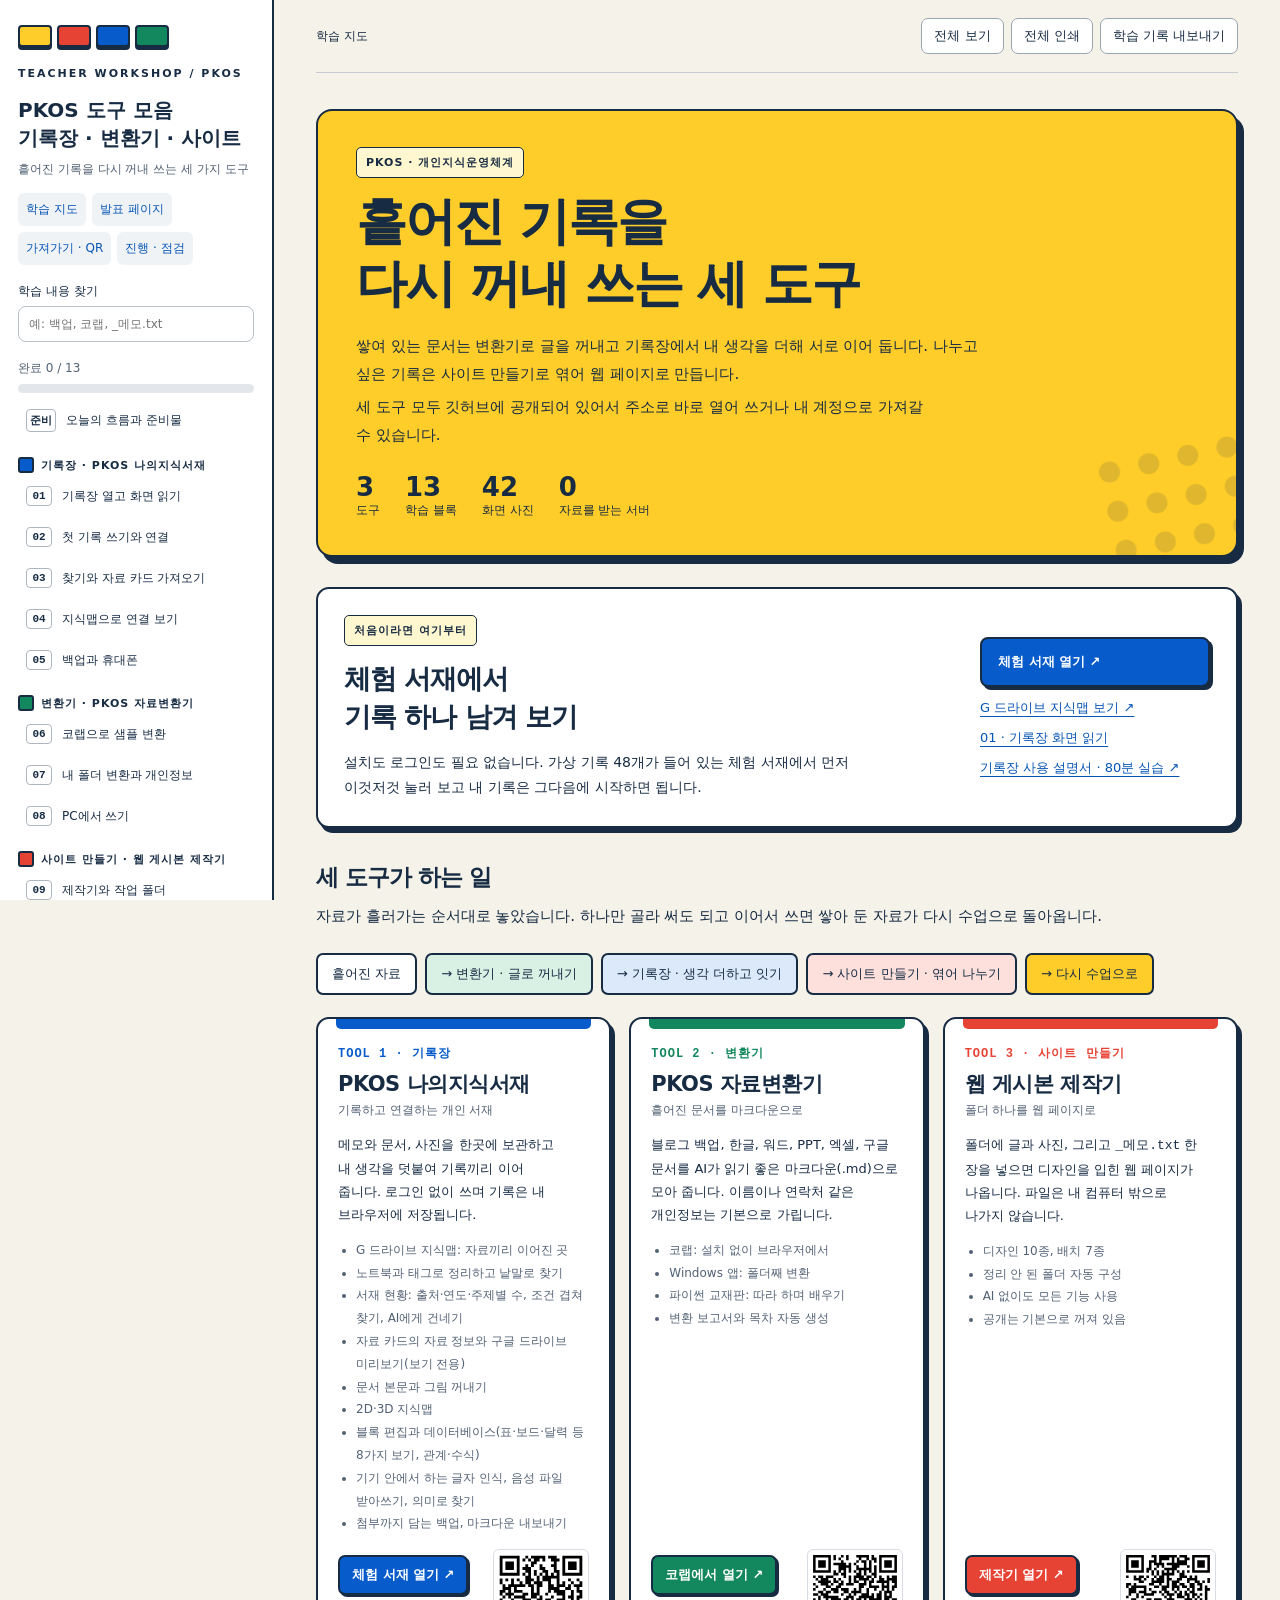
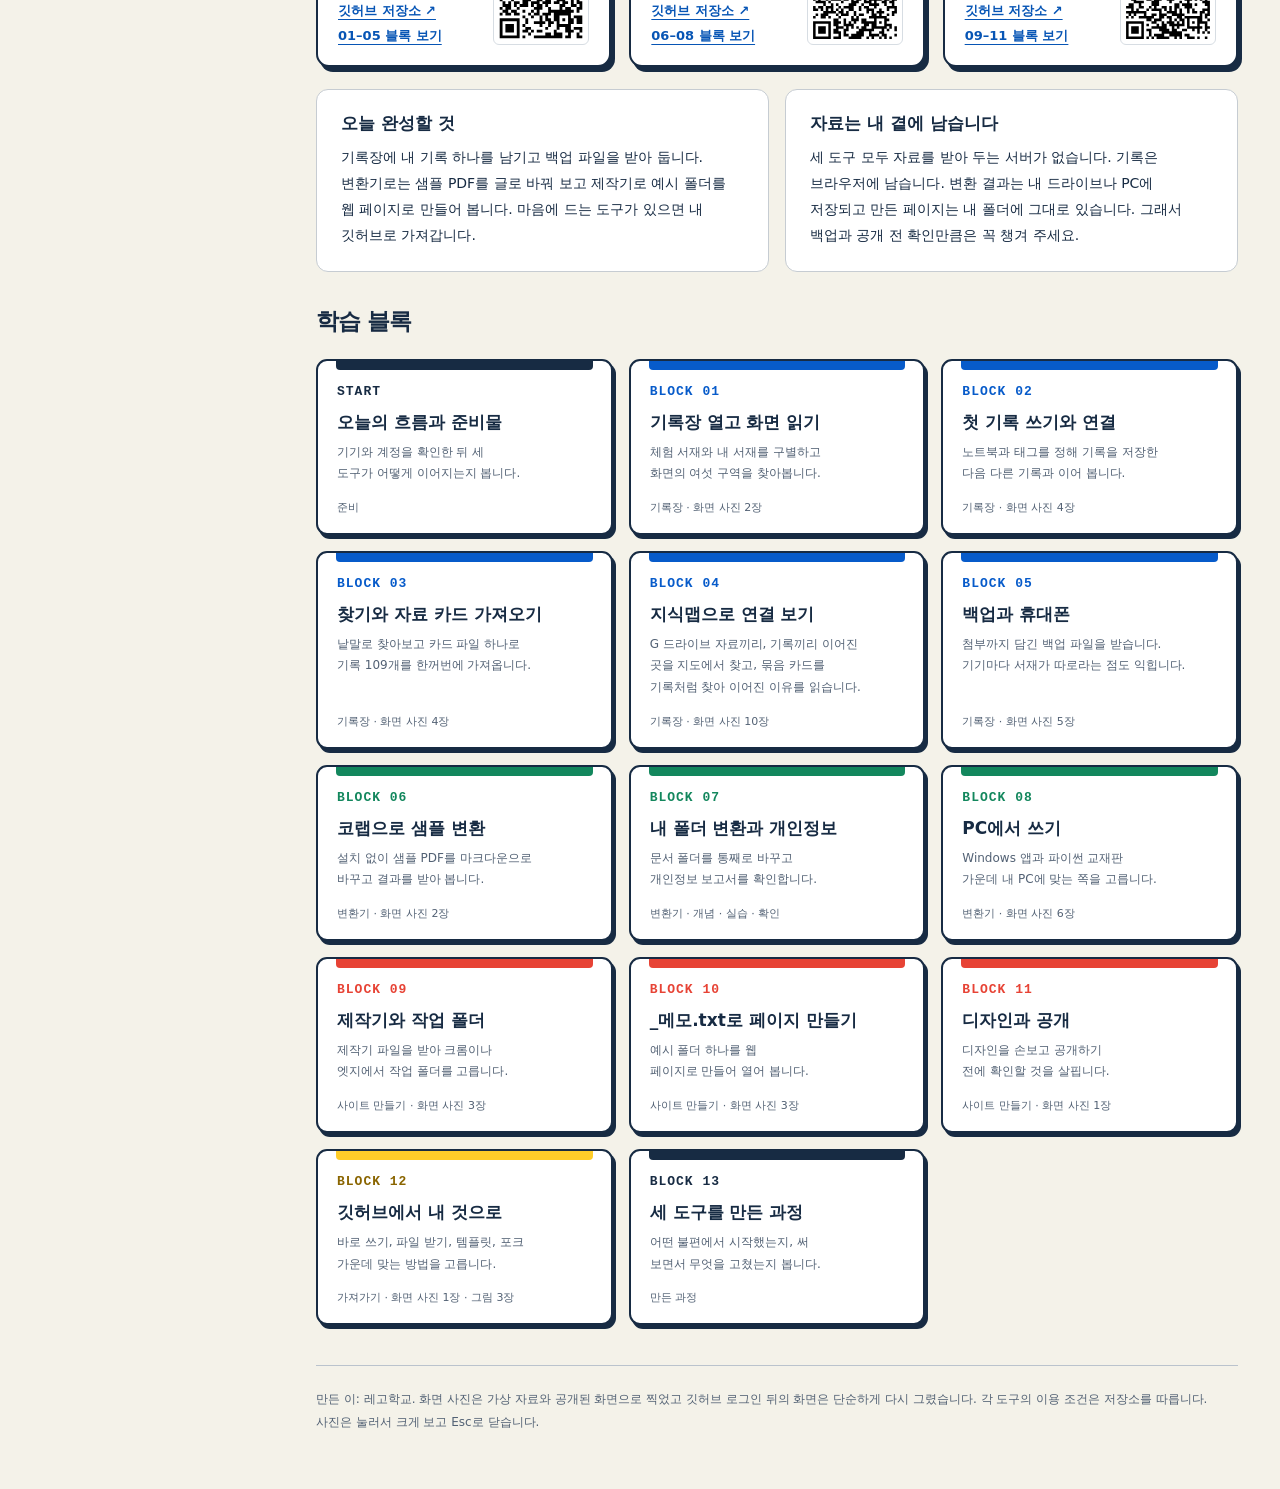
<file: index.html>
<!doctype html>
<html lang="ko">
<head>
<meta charset="utf-8">
<meta name="viewport" content="width=device-width,initial-scale=1">
<title>PKOS 도구 모음 · 기록장 · 변환기 · 사이트 만들기 | 레고 스타일 실습 교재</title>
<meta name="description" content="PKOS 기록장, 자료변환기, 웹 게시본 제작기의 사용법과 깃허브에서 가져가는 방법을 화면 사진과 함께 모았습니다.">
<meta name="theme-color" content="#f4f2e9">
<link rel="icon" href="favicon.svg" type="image/svg+xml">
<link rel="stylesheet" href="assets/site.css">
</head>
<body>
<a class="skip" href="#main">본문으로 건너뛰기</a>

<aside class="rail" aria-label="학습 길잡이">
  <div class="minibricks" aria-hidden="true"><i></i><i></i><i></i><i></i></div>
  <div class="eyebrow">TEACHER WORKSHOP / PKOS</div>
  <div class="brand">PKOS 도구 모음<br>기록장 · 변환기 · 사이트</div>
  <p class="brandsub">흩어진 기록을 다시 꺼내 쓰는 세 가지 도구</p>
  <div class="navtop"><a href="#home">학습 지도</a><a href="presentation/">발표 페이지</a><a href="#qr">가져가기 · QR</a><a href="#review">진행 · 점검</a></div>
  <label class="search">학습 내용 찾기<input id="search" type="search" placeholder="예: 백업, 코랩, _메모.txt" autocomplete="off"></label>
  <div class="progresslabel" id="progresslabel">완료 0 / 13</div>
  <div class="progress" aria-hidden="true"><div id="progressbar"></div></div>
  <nav class="nav" aria-label="학습 블록">
    <a href="#start" data-chapter="start"><span>준비</span>오늘의 흐름과 준비물</a>
    <div class="group" style="--color:var(--blue)">기록장 · PKOS 나의지식서재</div>
    <a href="#b01" data-chapter="b01"><span>01</span>기록장 열고 화면 읽기</a>
    <a href="#b02" data-chapter="b02"><span>02</span>첫 기록 쓰기와 연결</a>
    <a href="#b03" data-chapter="b03"><span>03</span>찾기와 자료 카드 가져오기</a>
    <a href="#b04" data-chapter="b04"><span>04</span>지식맵으로 연결 보기</a>
    <a href="#b05" data-chapter="b05"><span>05</span>백업과 휴대폰</a>
    <div class="group" style="--color:var(--green)">변환기 · PKOS 자료변환기</div>
    <a href="#b06" data-chapter="b06"><span>06</span>코랩으로 샘플 변환</a>
    <a href="#b07" data-chapter="b07"><span>07</span>내 폴더 변환과 개인정보</a>
    <a href="#b08" data-chapter="b08"><span>08</span>PC에서 쓰기</a>
    <div class="group" style="--color:var(--red)">사이트 만들기 · 웹 게시본 제작기</div>
    <a href="#b09" data-chapter="b09"><span>09</span>제작기와 작업 폴더</a>
    <a href="#b10" data-chapter="b10"><span>10</span>_메모.txt로 페이지 만들기</a>
    <a href="#b11" data-chapter="b11"><span>11</span>디자인과 공개</a>
    <div class="group" style="--color:var(--yellow)">가져가기와 만든 과정</div>
    <a href="#b12" data-chapter="b12"><span>12</span>깃허브에서 내 것으로</a>
    <a href="#b13" data-chapter="b13"><span>13</span>세 도구를 만든 과정</a>
    <div class="empty" id="noresults" hidden>찾는 내용이 없습니다. 다른 낱말로 찾아보세요.</div>
  </nav>
</aside>

<main id="main">
  <div class="toolbar"><span id="crumb">학습 지도</span><div class="actions"><button id="all" type="button">전체 보기</button><button id="print" type="button">전체 인쇄</button><button id="export" type="button">학습 기록 내보내기</button></div></div>

  <!-- 학습 지도 -->
  <section id="home" class="view">
    <div class="hero">
      <span class="badge">PKOS · 개인지식운영체계</span>
      <h1>흩어진 기록을<br>다시 꺼내 쓰는 세 도구</h1>
      <p>쌓여 있는 문서는 변환기로 글을 꺼내고 기록장에서 내 생각을 더해 서로 이어 둡니다. 나누고 싶은 기록은 사이트 만들기로 엮어 웹 페이지로 만듭니다.</p>
      <p>세 도구 모두 깃허브에 공개되어 있어서 주소로 바로 열어 쓰거나 내 계정으로 가져갈 수 있습니다.</p>
      <div class="stats"><span><b>3</b>도구</span><span><b>13</b>학습 블록</span><span><b>42</b>화면 사진</span><span><b>0</b>자료를 받는 서버</span></div>
    </div>

    <div class="beginner">
      <div><span class="badge">처음이라면 여기부터</span><h2>체험 서재에서<br>기록 하나 남겨 보기</h2><p>설치도 로그인도 필요 없습니다. 가상 기록 48개가 들어 있는 체험 서재에서 먼저 이것저것 눌러 보고 내 기록은 그다음에 시작하면 됩니다.</p></div>
      <div class="beginnerlinks"><a class="primarylink" href="https://legoschool.github.io/pkos-library/?demo=1" target="_blank" rel="noopener">체험 서재 열기 ↗</a><a href="https://legoschool.github.io/pkos-library/?demo=1#v=drive" target="_blank" rel="noopener">G 드라이브 지식맵 보기 ↗</a><a href="#b01">01 · 기록장 화면 읽기</a><a href="https://legoschool.github.io/pkos-library/manual/" target="_blank" rel="noopener">기록장 사용 설명서 · 80분 실습 ↗</a></div>
    </div>

    <h2 class="sectiontitle">세 도구가 하는 일</h2>
    <p class="intro">자료가 흘러가는 순서대로 놓았습니다. 하나만 골라 써도 되고 이어서 쓰면 쌓아 둔 자료가 다시 수업으로 돌아옵니다.</p>
    <div class="setupflow" aria-label="자료가 흘러가는 순서"><span class="c-plain">흩어진 자료</span><span class="c-green">변환기 · 글로 꺼내기</span><span class="c-blue">기록장 · 생각 더하고 잇기</span><span class="c-red">사이트 만들기 · 엮어 나누기</span><span>다시 수업으로</span></div>

    <div class="tools">
      <article class="tool" style="--color:var(--blue)">
        <span class="kind">TOOL 1 · 기록장</span><h3>PKOS 나의지식서재</h3><p class="alias">기록하고 연결하는 개인 서재</p>
        <p>메모와 문서, 사진을 한곳에 보관하고 내 생각을 덧붙여 기록끼리 이어 줍니다. 로그인 없이 쓰며 기록은 내 브라우저에 저장됩니다.</p>
        <ul><li>G 드라이브 지식맵: 자료끼리 이어진 곳</li><li>노트북과 태그로 정리하고 낱말로 찾기</li><li>서재 현황: 출처·연도·주제별 수, 조건 겹쳐 찾기, AI에게 건네기</li><li>자료 카드의 자료 정보와 구글 드라이브 미리보기(보기 전용)</li><li>문서 본문과 그림 꺼내기</li><li>2D·3D 지식맵</li><li>블록 편집과 데이터베이스(표·보드·달력 등 8가지 보기, 관계·수식)</li><li>기기 안에서 하는 글자 인식, 음성 파일 받아쓰기, 의미로 찾기</li><li>첨부까지 담는 백업, 마크다운 내보내기</li></ul>
        <div class="toolfoot"><div class="toolbtns"><a class="toolopen" href="https://legoschool.github.io/pkos-library/?demo=1" target="_blank" rel="noopener">체험 서재 열기 ↗</a><a href="https://github.com/legoschool/pkos-library" target="_blank" rel="noopener">깃허브 저장소 ↗</a><a href="#b01">01–05 블록 보기</a></div><img src="qr/lib-repo.svg" alt="기록장 깃허브 저장소 QR 코드" width="96" height="96"></div>
      </article>
      <article class="tool" style="--color:var(--green)">
        <span class="kind">TOOL 2 · 변환기</span><h3>PKOS 자료변환기</h3><p class="alias">흩어진 문서를 마크다운으로</p>
        <p>블로그 백업, 한글, 워드, PPT, 엑셀, 구글 문서를 AI가 읽기 좋은 마크다운(.md)으로 모아 줍니다. 이름이나 연락처 같은 개인정보는 기본으로 가립니다.</p>
        <ul><li>코랩: 설치 없이 브라우저에서</li><li>Windows 앱: 폴더째 변환</li><li>파이썬 교재판: 따라 하며 배우기</li><li>변환 보고서와 목차 자동 생성</li></ul>
        <div class="toolfoot"><div class="toolbtns"><a class="toolopen" href="https://colab.research.google.com/github/legoschool/pkos-fileconverter/blob/main/PKOS_%EB%B3%80%ED%99%98%EA%B8%B0.ipynb" target="_blank" rel="noopener">코랩에서 열기 ↗</a><a href="https://github.com/legoschool/pkos-fileconverter" target="_blank" rel="noopener">깃허브 저장소 ↗</a><a href="#b06">06–08 블록 보기</a></div><img src="qr/conv-repo.svg" alt="변환기 깃허브 저장소 QR 코드" width="96" height="96"></div>
      </article>
      <article class="tool" style="--color:var(--red)">
        <span class="kind">TOOL 3 · 사이트 만들기</span><h3>웹 게시본 제작기</h3><p class="alias">폴더 하나를 웹 페이지로</p>
        <p>폴더에 글과 사진, 그리고 <code>_메모.txt</code> 한 장을 넣으면 디자인을 입힌 웹 페이지가 나옵니다. 파일은 내 컴퓨터 밖으로 나가지 않습니다.</p>
        <ul><li>디자인 10종, 배치 7종</li><li>정리 안 된 폴더 자동 구성</li><li>AI 없이도 모든 기능 사용</li><li>공개는 기본으로 꺼져 있음</li></ul>
        <div class="toolfoot"><div class="toolbtns"><a class="toolopen" href="https://legoschool.github.io/pkos-publisher/%EC%A0%9C%EC%9E%91%EA%B8%B0.html" target="_blank" rel="noopener">제작기 열기 ↗</a><a href="https://github.com/legoschool/pkos-publisher" target="_blank" rel="noopener">깃허브 저장소 ↗</a><a href="#b09">09–11 블록 보기</a></div><img src="qr/maker-repo.svg" alt="제작기 깃허브 저장소 QR 코드" width="96" height="96"></div>
      </article>
    </div>

    <div class="twocol">
      <div class="panel"><h3>오늘 완성할 것</h3><p>기록장에 내 기록 하나를 남기고 백업 파일을 받아 둡니다. 변환기로는 샘플 PDF를 글로 바꿔 보고 제작기로 예시 폴더를 웹 페이지로 만들어 봅니다. 마음에 드는 도구가 있으면 내 깃허브로 가져갑니다.</p></div>
      <div class="panel"><h3>자료는 내 곁에 남습니다</h3><p>세 도구 모두 자료를 받아 두는 서버가 없습니다. 기록은 브라우저에 남습니다. 변환 결과는 내 드라이브나 PC에 저장되고 만든 페이지는 내 폴더에 그대로 있습니다. 그래서 백업과 공개 전 확인만큼은 꼭 챙겨 주세요.</p></div>
    </div>

    <h2 class="sectiontitle">학습 블록</h2>
    <div class="cards">
      <a class="card" href="#start" style="--color:var(--ink)"><span class="num">START</span><h3>오늘의 흐름과 준비물</h3><p>기기와 계정을 확인한 뒤 세 도구가 어떻게 이어지는지 봅니다.</p><span class="meta">준비</span></a>
      <a class="card" href="#b01" style="--color:var(--blue)"><span class="num">BLOCK 01</span><h3>기록장 열고 화면 읽기</h3><p>체험 서재와 내 서재를 구별하고 화면의 여섯 구역을 찾아봅니다.</p><span class="meta">기록장 · 화면 사진 2장</span></a>
      <a class="card" href="#b02" style="--color:var(--blue)"><span class="num">BLOCK 02</span><h3>첫 기록 쓰기와 연결</h3><p>노트북과 태그를 정해 기록을 저장한 다음 다른 기록과 이어 봅니다.</p><span class="meta">기록장 · 화면 사진 4장</span></a>
      <a class="card" href="#b03" style="--color:var(--blue)"><span class="num">BLOCK 03</span><h3>찾기와 자료 카드 가져오기</h3><p>낱말로 찾아보고 카드 파일 하나로 기록 109개를 한꺼번에 가져옵니다.</p><span class="meta">기록장 · 화면 사진 4장</span></a>
      <a class="card" href="#b04" style="--color:var(--blue)"><span class="num">BLOCK 04</span><h3>지식맵으로 연결 보기</h3><p>G 드라이브 자료끼리, 기록끼리 이어진 곳을 지도에서 찾고, 묶음 카드를 기록처럼 찾아 이어진 이유를 읽습니다.</p><span class="meta">기록장 · 화면 사진 10장</span></a>
      <a class="card" href="#b05" style="--color:var(--blue)"><span class="num">BLOCK 05</span><h3>백업과 휴대폰</h3><p>첨부까지 담긴 백업 파일을 받습니다. 기기마다 서재가 따로라는 점도 익힙니다.</p><span class="meta">기록장 · 화면 사진 5장</span></a>
      <a class="card" href="#b06" style="--color:var(--green)"><span class="num">BLOCK 06</span><h3>코랩으로 샘플 변환</h3><p>설치 없이 샘플 PDF를 마크다운으로 바꾸고 결과를 받아 봅니다.</p><span class="meta">변환기 · 화면 사진 2장</span></a>
      <a class="card" href="#b07" style="--color:var(--green)"><span class="num">BLOCK 07</span><h3>내 폴더 변환과 개인정보</h3><p>문서 폴더를 통째로 바꾸고 개인정보 보고서를 확인합니다.</p><span class="meta">변환기 · 개념 · 실습 · 확인</span></a>
      <a class="card" href="#b08" style="--color:var(--green)"><span class="num">BLOCK 08</span><h3>PC에서 쓰기</h3><p>Windows 앱과 파이썬 교재판 가운데 내 PC에 맞는 쪽을 고릅니다.</p><span class="meta">변환기 · 화면 사진 6장</span></a>
      <a class="card" href="#b09" style="--color:var(--red)"><span class="num">BLOCK 09</span><h3>제작기와 작업 폴더</h3><p>제작기 파일을 받아 크롬이나 엣지에서 작업 폴더를 고릅니다.</p><span class="meta">사이트 만들기 · 화면 사진 3장</span></a>
      <a class="card" href="#b10" style="--color:var(--red)"><span class="num">BLOCK 10</span><h3>_메모.txt로 페이지 만들기</h3><p>예시 폴더 하나를 웹 페이지로 만들어 열어 봅니다.</p><span class="meta">사이트 만들기 · 화면 사진 3장</span></a>
      <a class="card" href="#b11" style="--color:var(--red)"><span class="num">BLOCK 11</span><h3>디자인과 공개</h3><p>디자인을 손보고 공개하기 전에 확인할 것을 살핍니다.</p><span class="meta">사이트 만들기 · 화면 사진 1장</span></a>
      <a class="card c-yellow" href="#b12" style="--color:var(--yellow)"><span class="num">BLOCK 12</span><h3>깃허브에서 내 것으로</h3><p>바로 쓰기, 파일 받기, 템플릿, 포크 가운데 맞는 방법을 고릅니다.</p><span class="meta">가져가기 · 화면 사진 1장 · 그림 3장</span></a>
      <a class="card" href="#b13" style="--color:var(--ink)"><span class="num">BLOCK 13</span><h3>세 도구를 만든 과정</h3><p>어떤 불편에서 시작했는지, 써 보면서 무엇을 고쳤는지 봅니다.</p><span class="meta">만든 과정</span></a>
    </div>
  </section>

  <!-- 준비 -->
  <section id="start" class="view lesson-like" hidden>
    <header class="lessonheader" style="--hd:var(--ink)"><span class="blocknum">START HERE / 준비</span><h2>오늘의 흐름과 준비물</h2><p class="goal">기기와 계정을 확인하고 세 도구가 어떻게 이어지는지 먼저 살펴봅니다.</p></header>
    <div class="content">
      <h3>준비물</h3>
      <div class="tablewrap"><table><thead><tr><th>준비물</th><th>어디에 쓰나</th><th>없을 때</th></tr></thead><tbody>
        <tr><td>PC의 크롬 또는 엣지</td><td>세 도구 모두에 씁니다. 제작기의 폴더 고르기, 기록장의 G 드라이브 연결과 카드 파일 자동 반영은 PC의 크롬·엣지에서만 됩니다.</td><td>휴대폰에서는 기록장을 읽고 쓰는 데까지 됩니다.</td></tr>
        <tr><td>구글 계정</td><td>변환기를 코랩에서 실행할 때 필요합니다. 기록장 카드의 「원본 열기」·「드라이브 미리보기」도 그 파일을 볼 수 있는 계정으로 로그인한 브라우저에서 열립니다.</td><td>변환기는 Windows 앱이나 교재판으로 씁니다.</td></tr>
        <tr><td>구글 드라이브 데스크톱 (내 드라이브 자료를 PC에서 쓸 때)</td><td>기록장 카드의 「탐색기」·「경로 복사」, 드라이브에 둔 카드 파일과 백업 폴더 연결, 변환기 Windows 앱·교재판으로 드라이브 폴더를 바꿀 때, 드라이브에 둔 제작기 작업 폴더에 씁니다. 쓰는 폴더는 「오프라인으로 사용」으로 둡니다.</td><td>체험 서재 실습, 기록 쓰기·지식맵·백업 파일, 코랩 변환은 없어도 됩니다.</td></tr>
        <tr><td>깃허브 계정 (선택)</td><td>도구를 내 계정으로 가져갈 때 씁니다(12장).</td><td>바로 쓰기와 파일 받기는 계정 없이도 됩니다.</td></tr>
        <tr><td>휴대폰 (선택)</td><td>QR로 주소를 저장하거나 기록장의 휴대폰 화면을 볼 때 씁니다.</td><td>주소를 직접 입력하면 됩니다.</td></tr>
      </tbody></table></div>
      <aside class="callout"><h3>드라이브 폴더는 「오프라인으로 사용」으로 둡니다</h3><p><a href="https://www.google.com/drive/download/" target="_blank" rel="noopener">구글 드라이브 데스크톱</a>을 설치하고 자료가 있는 구글 계정으로 로그인하면 파일 탐색기 왼쪽 「내 PC」 아래에 「Google Drive (G:)」가 생깁니다. 쓰는 폴더를 마우스 오른쪽 단추로 눌러 「오프라인 액세스 › 오프라인으로 사용」을 고르고, 폴더 아이콘에 초록색 체크 표시가 붙을 때까지 기다립니다. 「온라인에서만 사용 가능」으로 두면 파일을 열 때마다 내려받아 느리고 인터넷이 끊기면 열리지 않습니다. 오프라인으로 둔 폴더 크기만큼 PC 저장 공간을 씁니다. 같은 안내가 기록장의 「서재 현황 › 준비 조건」에도 있습니다.</p></aside>
      <aside class="callout ok"><h3>기록이 머무는 곳</h3><p>기록장의 기록은 쓰는 브라우저에, 변환기 결과는 내 드라이브(코랩)나 PC 폴더에, 제작기가 만든 페이지는 내가 고른 폴더에 남습니다. 이 사이트와 세 도구는 그 내용을 따로 받아 가지 않습니다.</p></aside>
      <h3>세 도구가 이어지는 방식</h3>
      <div class="setupstep"><span class="stepn">1</span><div><h3>꺼내기 · 변환기</h3><p>한글, PDF, 블로그 백업 같은 자료는 파일을 열어 봐야 내용을 알 수 있었습니다. 이것을 마크다운 글로 바꾸면 검색도 되고 AI에게 건네기도 쉬워집니다.</p></div></div>
      <div class="setupstep"><span class="stepn">2</span><div><h3>더하고 잇기 · 기록장</h3><p>변환한 글이나 새 메모를 기록장에 넣고 노트북, 태그, 연결, 다시 볼 날짜로 엮습니다. 변환기가 만든 마크다운은 날짜·분류·원문 주소까지, 카드 파일(.pkem)은 그대로 가져옵니다.</p></div></div>
      <div class="setupstep"><span class="stepn">3</span><div><h3>엮어 나누기 · 사이트 만들기</h3><p>나누고 싶은 글과 사진을 한 폴더에 모아 웹 페이지로 만듭니다. 공개하기 전에는 사람이 직접 내용을 확인합니다.</p></div></div>
      <p>도구끼리 자동으로 넘겨주지는 않아서 파일로 내보내고 가져오는 단계가 중간에 들어갑니다. 시간에 맞춘 진행 순서는 <a href="#review">진행 · 점검</a>에 있습니다.</p>
    </div>
    <nav class="pager"><a href="#home">← 학습 지도</a><a href="#b01">01 기록장 열고 화면 읽기 →</a></nav>
  </section>

  <!-- 01 -->
  <section id="b01" class="lesson view" hidden>
    <header class="lessonheader" style="--hd:var(--blue)"><span class="blocknum">BLOCK 01 · 기록장</span><h2>기록장 열고 화면 읽기</h2><p class="goal">체험 서재와 내 서재를 구별해 본 뒤 화면의 여섯 구역이 각각 무엇을 하는지 알아봅니다.</p></header>
    <div class="content">
      <p>PKOS 나의지식서재는 개인 기록장입니다. 여기에 메모와 문서, 사진을 함께 보관하고 내 생각을 덧붙여 기록끼리 잇습니다. 로그인이 없고 기록은 지금 쓰는 브라우저 안에 저장됩니다.</p>
      <div class="golinks"><a class="primarylink" href="https://legoschool.github.io/pkos-library/?demo=1" target="_blank" rel="noopener">체험 서재 열기 ↗</a><a class="secondary" href="https://legoschool.github.io/pkos-library/" target="_blank" rel="noopener">내 서재 열기 ↗</a><a class="secondary" href="https://legoschool.github.io/pkos-library/manual/" target="_blank" rel="noopener">사용 설명서 ↗</a></div>
      <div class="setupstep"><span class="stepn">1</span><div><h3>주소 열기</h3><p>크롬이나 엣지로 <code>legoschool.github.io/pkos-library</code>를 엽니다. 처음 열면 서재 안내 다섯 장이 차례로 나옵니다. 「닫기」로 건너뛰어도 오른쪽 위 「사용 안내」에서 다시 볼 수 있습니다.</p></div></div>
      <div class="setupstep"><span class="stepn">2</span><div><h3>체험 서재로 들어가기</h3><p>첫 화면은 「G 드라이브 지식맵」입니다. 「가상 교사 드라이브로 먼저 살펴보기」를 누릅니다. 맨 위에 보라색 띠와 "가상 자료로 살펴보는 서재"라는 글이 보이면 체험 서재에 들어온 것입니다. 여기서 한 일은 내 서재에 섞이지 않습니다.</p></div></div>
      <div class="setupstep"><span class="stepn">3</span><div><h3>여섯 구역 찾기</h3><p>왼쪽 「모든 기록」을 누르면 가상 기록 48개가 보입니다. ① 체험 서재 표시, ② 보기 메뉴(G 드라이브 지식맵·서재 현황·모든 기록·수집함·다시 보기·지식맵), ③ 노트북, ④ 기록 목록, ⑤ 읽기 화면, ⑥ 사용 안내를 차례로 손으로 가리켜 봅니다.</p></div></div>
      <div class="photogrid">
        <figure><button class="photobutton" type="button"><img src="img/drive-connect.webp" alt="처음 연 기록장의 첫 화면" data-number="01-1" loading="lazy"></button><figcaption><span class="photonum">사진 01-1</span>처음 연 기록장의 첫 화면입니다. ①은 내 G 드라이브 연결하기, ②는 가상 교사 드라이브로 먼저 살펴보기입니다.</figcaption></figure>
        <figure><button class="photobutton" type="button"><img src="img/lib-demo.webp" alt="체험 서재의 기본 화면" data-number="01-2" loading="lazy"></button><figcaption><span class="photonum">사진 01-2</span>체험 서재의 「모든 기록」 화면입니다. 그림 속 번호 ①~⑥이 여섯 구역입니다.</figcaption></figure>
      </div>
      <aside class="callout"><h3>기록은 브라우저에 저장됩니다</h3><p>같은 PC라도 크롬에서 쓴 기록은 엣지에서 보이지 않습니다. 인터넷 사용 기록과 사이트 데이터를 지우면 기록도 함께 지워지니, 기기를 옮기거나 데이터를 지우기 전에는 백업 파일을 받아 두세요(05장).</p></aside>
    </div>
    <div class="mission"><h3>확인</h3><label class="complete"><input type="checkbox" data-check="b01"> 보라색 띠를 확인하고 여섯 구역의 이름을 말해 보았습니다.</label><div class="notes"><label for="note-b01">메모</label><textarea id="note-b01" data-note="b01" placeholder="막힌 곳이나 떠오른 쓰임새를 적어 두세요."></textarea></div></div>
    <nav class="pager"><a href="#start">← 준비</a><a href="#b02">02 첫 기록 쓰기와 연결 →</a></nav>
  </section>

  <!-- 02 -->
  <section id="b02" class="lesson view" hidden>
    <header class="lessonheader" style="--hd:var(--blue)"><span class="blocknum">BLOCK 02 · 기록장</span><h2>첫 기록 쓰기와 연결</h2><p class="goal">기록 하나에 노트북과 태그를 정해 저장합니다. 그 기록을 체험 서재의 다른 기록과 직접 이어 봅니다.</p></header>
    <div class="content">
      <div class="setupstep"><span class="stepn">1</span><div><h3>새 기록 쓰기</h3><p>왼쪽 「새 기록」을 누르고 제목에 <code>오늘 수업에서 남은 질문</code>을, 본문에는 아래 두 줄을 적습니다.</p></div></div>
      <div class="codebox"><div class="codehead"><span>본문에 적을 내용</span><button class="copy" type="button">복사</button></div><pre><code>모둠 토론 뒤에 "왜 그렇게 생각했니?"라고 물었더니 세 모둠이 근거를 다시 찾았다.
다음 시간에는 근거 문장을 먼저 고르게 한다.</code></pre></div>
      <div class="setupstep"><span class="stepn">2</span><div><h3>노트북과 태그 정하기</h3><p>「노트북 · 태그 · 다시 볼 날짜」를 펼쳐서 노트북은 「수업 연구」로 고르고, 태그 칸에는 <code>질문, 수업 성찰</code>을 적습니다. 태그는 쉼표로 나눕니다. 태그 칸 아래에 이 글과 비슷한 기록에 붙은 태그가 제안되고, 누르면 태그 칸에 더해집니다.</p></div></div>
      <div class="setupstep"><span class="stepn">3</span><div><h3><code>/</code>로 서식 넣기</h3><p>본문 끝 새 줄에서 <code>/</code>를 치면 「기록에 넣기」 메뉴가 열리고 제목·굵게·목록·표 같은 서식을 고를 수 있습니다. Esc로 닫은 뒤 방금 친 <code>/</code>는 지웁니다.</p></div></div>
      <div class="setupstep"><span class="stepn">4</span><div><h3>다른 기록과 잇기</h3><p>「다른 기록 연결」을 누르고 찾기 칸에 <code>질문</code>을 적습니다. 「좋은 질문은 답을 서두르지 않는다」에 표시한 다음 「연결 저장」을 누르면 됩니다. 찾기 칸을 비워 두면 지금 쓰는 글과 낱말이 겹치는 기록이 먼저 보입니다.</p></div></div>
      <div class="setupstep"><span class="stepn">5</span><div><h3>저장하고 읽기</h3><p>「저장」을 누르면 읽기 화면으로 바뀝니다. 「함께 읽을 기록」 맨 위에 "내가 연결한 기록"이 있습니다. 그 아래로 이어지는 기록은 서재에서 드물게 나오는 낱말이나 주제 태그가 겹쳐서 서재가 찾아 준 것이고, 줄마다 겹친 낱말이 적혀 있습니다.</p></div></div>
      <div class="photogrid">
        <figure><button class="photobutton" type="button"><img src="img/lib-editor.webp" alt="새 기록 편집 화면" data-number="02-1" loading="lazy"></button><figcaption><span class="photonum">사진 02-1</span>새 기록 편집 화면입니다. ① 제목, ② 본문, ③ 노트북·상태·태그·다시 볼 날짜, ④ 저장 단추입니다.</figcaption></figure>
        <figure><button class="photobutton" type="button"><img src="img/lib-slash.webp" alt="/ 를 치면 열리는 기록에 넣기 메뉴" data-number="02-2" loading="lazy"></button><figcaption><span class="photonum">사진 02-2</span><code>/</code>를 치면 열리는 「기록에 넣기」 메뉴입니다. 방향키로 고르고 Enter로 넣습니다.</figcaption></figure>
        <figure><button class="photobutton" type="button"><img src="img/lib-link.webp" alt="다른 기록 연결 창" data-number="02-3" loading="lazy"></button><figcaption><span class="photonum">사진 02-3</span>「다른 기록 연결」 창입니다. 찾은 기록에 표시하고 「연결 저장」을 누릅니다.</figcaption></figure>
        <figure><button class="photobutton" type="button"><img src="img/lib-read.webp" alt="저장한 기록의 읽기 화면" data-number="02-4" loading="lazy"></button><figcaption><span class="photonum">사진 02-4</span>저장한 기록의 읽기 화면입니다. ③ 「함께 읽을 기록」에서 연결을 확인합니다.</figcaption></figure>
      </div>
      <aside class="callout"><h3>저장은 저절로 됩니다</h3><p>입력을 멈추면 1초가 지나기 전에 저장되고 위쪽 표시가 "저장 대기"에서 "저장됨"으로 바뀝니다. 바로 저장하고 싶다면 Ctrl+S를 누르세요. 본문에 <code>[[다른 기록 제목]]</code>처럼 적어도 그 기록으로 가는 링크가 생깁니다.</p></aside>
    </div>
    <div class="mission"><h3>확인</h3><label class="complete"><input type="checkbox" data-check="b02"> 새 기록의 「함께 읽을 기록」에서 직접 연결한 기록을 찾았습니다.</label><div class="notes"><label for="note-b02">메모</label><textarea id="note-b02" data-note="b02" placeholder="내 수업에서는 어떤 기록부터 남기고 싶은지 적어 보세요."></textarea></div></div>
    <nav class="pager"><a href="#b01">← 01 기록장 열고 화면 읽기</a><a href="#b03">03 찾기와 자료 카드 가져오기 →</a></nav>
  </section>

  <!-- 03 -->
  <section id="b03" class="lesson view" hidden>
    <header class="lessonheader" style="--hd:var(--blue)"><span class="blocknum">BLOCK 03 · 기록장</span><h2>찾기와 자료 카드 가져오기</h2><p class="goal">본문 낱말로 기록을 찾아봅니다. 이어서 카드 파일 하나로 기록 109개를 한꺼번에 가져옵니다.</p></header>
    <div class="content">
      <div class="setupstep"><span class="stepn">1</span><div><h3>낱말로 찾기</h3><p>Ctrl+K를 누르거나 왼쪽 「모든 기록 검색」을 누릅니다. <code>근거</code>를 적으면 목록이 2개로 줄면서 02장에서 쓴 기록이 보입니다. 「검색 범위 · 정렬」을 펼치면 제목, 본문, 태그, 노트북으로 범위를 좁힐 수 있습니다.</p></div></div>
      <div class="setupstep"><span class="stepn">2</span><div><h3>실습 카드 파일 받기</h3><p>카드 파일(.pkem)은 여러 기록을 한 파일에 묶어 둔 것으로, 백업 파일과 형식이 같습니다. 가상의 수업·연수·연구 자료 109장이 든 <a href="https://legoschool.github.io/pkos-library/manual/files/practice-1.pkem" download>practice-1.pkem</a>을 내려받습니다.</p></div></div>
      <div class="setupstep"><span class="stepn">3</span><div><h3>설정 · 백업에서 가져오기</h3><p>왼쪽 아래 「설정 · 백업」에서 「백업 파일 가져오기」를 누르고 내려받은 파일을 고릅니다. "109개 기록을 현재 서재에 더합니다"라는 확인 창이 뜨면 「가져오기」를 누릅니다.</p></div></div>
      <div class="setupstep"><span class="stepn">4</span><div><h3>숫자로 확인하기</h3><p>「모든 기록」이 158로 늘어납니다(체험 기록 48 + 02장의 기록 1 + 카드 109). 노트북 목록에는 수업, 강의·연수, 연구, 집필·개발, 만든 도구, 생활·공동체 이렇게 영역 6개가 새로 생깁니다.</p></div></div>
      <div class="setupstep"><span class="stepn">5</span><div><h3>카드 한 장 열어 보기</h3><p><code>탐구 계획서</code>로 찾아서 카드를 엽니다. 「원본 열기」를 누르면 원래 파일이 새 탭에서 열립니다. 「자료 정보」 상자에는 묶음, 형식, 연도, 원래 이름과 파일 자리(웹 주소, 탐색기, 경로 복사)가 있고, 묶음 이름을 누르면 묶음 카드로 이동합니다. 내 구글 드라이브 자료로 만든 카드는 「드라이브 미리보기」로 원본을 이 화면 안에서 봅니다. 미리보기는 보기 전용이라 그 칸에서는 내려받기·인쇄·새 창 열기가 막혀 있고, 그 파일을 볼 권한이 있는 계정으로 로그인한 브라우저에서만 보입니다.</p></div></div>
      <div class="photogrid">
        <figure><button class="photobutton" type="button"><img src="img/lib-search.webp" alt="기록 찾기 칸에 근거를 넣은 화면" data-number="03-1" loading="lazy"></button><figcaption><span class="photonum">사진 03-1</span>「기록 찾기」에 <code>근거</code>를 넣은 화면입니다. 지금 고른 보기와 노트북 안에서 찾습니다.</figcaption></figure>
        <figure><button class="photobutton" type="button"><img src="img/lib-import-ask.webp" alt="가져오기 확인 창" data-number="03-2" loading="lazy"></button><figcaption><span class="photonum">사진 03-2</span>가져오기 확인 창입니다. 더할 기록 수를 확인하고 「가져오기」를 누릅니다.</figcaption></figure>
        <figure><button class="photobutton" type="button"><img src="img/lib-imported.webp" alt="카드 파일을 가져온 직후" data-number="03-3" loading="lazy"></button><figcaption><span class="photonum">사진 03-3</span>가져온 직후의 화면입니다. 「모든 기록」이 158이 되었고 영역과 묶음 노트북이 생겼습니다. 노트북이 스물네 개를 넘으면 묶음은 영역 아래에 접혀 있고, 영역 이름이나 왼쪽 화살표를 누르면 펼쳐집니다.</figcaption></figure>
        <figure><button class="photobutton" type="button"><img src="img/lib-card.webp" alt="자료 카드 한 장의 읽기 화면" data-number="03-4" loading="lazy"></button><figcaption><span class="photonum">사진 03-4</span>카드 한 장을 연 화면입니다. ① 원본 열기, ② 자료 정보와 파일 자리, ③ 묶음 링크입니다.</figcaption></figure>
      </div>
      <aside class="callout"><h3>같은 파일을 다시 가져와도 괜찮습니다</h3><p>기록마다 고유 번호가 있어서 같은 카드가 두 번 생기지 않습니다. 카드 파일의 새 판을 가져오면 손대지 않은 카드는 새 내용으로 바뀌고 내가 고친 카드는 그대로 남습니다. 파일 고르기 창에서 파일이 보이지 않을 때는 Ctrl+J로 다운로드 목록을 열어 위치를 확인하세요.</p></aside>
    </div>
    <div class="mission"><h3>확인</h3><label class="complete"><input type="checkbox" data-check="b03"> 「모든 기록」 숫자가 158이 된 것을 확인했습니다.</label><div class="notes"><label for="note-b03">메모</label><textarea id="note-b03" data-note="b03" placeholder="카드로 만들어 두고 싶은 내 자료 묶음을 적어 보세요."></textarea></div></div>
    <nav class="pager"><a href="#b02">← 02 첫 기록 쓰기와 연결</a><a href="#b04">04 지식맵으로 연결 보기 →</a></nav>
  </section>

  <!-- 04 -->
  <section id="b04" class="lesson view" hidden>
    <header class="lessonheader" style="--hd:var(--blue)"><span class="blocknum">BLOCK 04 · 기록장</span><h2>지식맵으로 연결 보기</h2><p class="goal">G 드라이브 지식맵에서 드라이브 자료끼리 이어진 곳을 찾아봅니다. 기록 지식맵에서는 선을 눌러 두 기록이 이어진 이유를 읽고, 점을 눌러 이어진 기록을 따라갑니다.</p></header>
    <div class="content">
      <h3 class="parthead">A. G 드라이브 지식맵 · 드라이브 자료끼리</h3>
      <p>기록장 첫 화면입니다. G 드라이브의 파일 이름만 훑어 「드라이브 폴더 재구성안」의 칸(01 수업 ~ 10 도구·참고자료)으로 나누고, 뜻이 통하는 폴더 묶음을 원으로 그립니다. 수업, 강의, 사업 폴더에 흩어져 있던 같은 주제의 자료가 어디서 이어지는지 이유와 함께 보입니다. 오늘은 가상 교사 드라이브로 해 봅니다.</p>
      <div class="golinks"><a class="primarylink" href="https://legoschool.github.io/pkos-library/?demo=1#v=drive" target="_blank" rel="noopener">가상 교사 드라이브 지도 열기 ↗</a></div>
      <div class="setupstep"><span class="stepn">1</span><div><h3>연결 지도 읽기</h3><p>같은 칸의 원끼리 무리를 짓고, 칸을 건너는 연결은 보라색 선으로 그립니다. 원 크기는 파일 수, 선 굵기는 연결의 세기입니다. 위쪽 칸 이름을 누르면 그 칸이 숨었다가 다시 나타납니다.</p></div></div>
      <div class="setupstep"><span class="stepn">2</span><div><h3>원을 눌러 이유 읽기</h3><p>「드론 동아리」를 누르면 오른쪽에 관련 자료가 나옵니다. 같은 이름 파일, 같은 주제, 함께 쓰인 낱말 가운데 무엇으로 이어졌는지 줄마다 적혀 있습니다. 실과 수업 폴더가 강의, 사업, 사진 폴더와 이어진 것을 확인해 봅니다.</p></div></div>
      <div class="setupstep"><span class="stepn">3</span><div><h3>낱말로 찾기</h3><p>찾기 칸에 <code>바이브 코딩</code>을 넣으면 그 낱말이 든 묶음만 밝게 남고 오른쪽에 찾은 폴더와 파일이 칸 표시와 함께 나옵니다. 「분류 기준」과 「실제 폴더」 단추로 다른 모양의 지도도 봅니다.</p></div></div>
      <div class="setupstep"><span class="stepn">4</span><div><h3>기록에서 묶음 카드 읽기</h3><p>「기록에 함께 보기」가 켜져 있으면 묶음마다 읽기 전용 카드가 생깁니다. 왼쪽 「모든 기록」에서 찾기 칸에 <code>안전 수칙</code>을 넣으면 그 파일이 든 수업, 사업, 연수 묶음이 나옵니다. 카드를 열어 「이어진 자료」의 묶음 이름을 누르면 그 카드로 넘어갑니다. 「서재 현황」과 「지식맵」에도 G 드라이브 묶음이 함께 나옵니다.</p></div></div>
      <div class="photogrid">
        <figure><button class="photobutton" type="button"><img src="img/drive-graph.webp" alt="가상 교사 드라이브의 연결 지도" data-number="04-1" loading="lazy"></button><figcaption><span class="photonum">사진 04-1</span>가상 교사 드라이브의 연결 지도입니다. ① 찾기 칸, ② 보기 단추, ③ 칸 범례, ④ 폴더 묶음 원과 연결 선, ⑤ 「기록에 함께 보기」입니다.</figcaption></figure>
        <figure><button class="photobutton" type="button"><img src="img/drive-node.webp" alt="드론 동아리 묶음을 누른 화면" data-number="04-2" loading="lazy"></button><figcaption><span class="photonum">사진 04-2</span>「드론 동아리」를 누른 화면입니다. ① 고른 묶음, ② 관련 자료 수, ③ 이어진 이유입니다.</figcaption></figure>
        <figure><button class="photobutton" type="button"><img src="img/drive-search.webp" alt="바이브 코딩으로 찾은 화면" data-number="04-3" loading="lazy"></button><figcaption><span class="photonum">사진 04-3</span>「바이브 코딩」으로 찾은 화면입니다. 수업, 강의, 사업, 원고 칸에 흩어진 폴더가 함께 나옵니다.</figcaption></figure>
        <figure><button class="photobutton" type="button"><img src="img/drive-card-search.webp" alt="기록 찾기에 안전 수칙을 넣은 화면" data-number="04-4" loading="lazy"></button><figcaption><span class="photonum">사진 04-4</span>기록 찾기에 「안전 수칙」을 넣은 화면입니다. ① 찾기 칸, ② 찾은 묶음 카드, ③ 찾은 기록 요약입니다.</figcaption></figure>
        <figure><button class="photobutton" type="button"><img src="img/drive-card.webp" alt="드론 동아리 묶음 카드를 연 화면" data-number="04-5" loading="lazy"></button><figcaption><span class="photonum">사진 04-5</span>「드론 동아리」 묶음 카드입니다. ① 원본으로 가는 단추, ② 칸 노트북, ③ 이어진 자료입니다.</figcaption></figure>
      </div>
      <aside class="callout ok"><h3>내 G 드라이브와 남에게 보여 줄 때</h3><p>내 드라이브는 PC의 크롬·엣지에서 「G 드라이브 연결하기」를 누르고 G: 또는 「내 드라이브」를 한 번 고르면 됩니다. 파일 이름만 읽고 지도는 그 브라우저에만 저장합니다. 연수장 컴퓨터나 휴대폰처럼 내 드라이브가 없는 곳에서는 가상 교사 드라이브 지도를 보여 주면 개인 자료가 하나도 나오지 않습니다.</p></aside>
      <aside class="callout"><h3>누가 볼 수 있나요</h3><p>내 지도는 나만 봅니다. 파일 목록과 지도는 연결한 그 컴퓨터의 그 브라우저에만 저장되고 인터넷으로 보내지 않습니다. 다른 선생님은 같은 주소에 들어와 자기 컴퓨터에서 자기 G 드라이브를 연결해 자기 지도를 만들고, 서로의 지도는 섞이지 않습니다. 같은 크롬을 함께 쓰는 사람에게는 저장된 지도가 보이니 공용 PC에서는 연결하지 않습니다. 「웹으로 공유하기」처럼 밖으로 보내는 기능에는 묶음 카드가 들어가지 않습니다.</p></aside>
      <h3 class="parthead">B. 기록 지식맵 · 기록끼리</h3>
      <p>지식맵의 점은 기록 하나, 선은 두 기록 사이의 연결입니다. 점 색은 영역(가장 위 노트북)을 나타내고 같은 묶음에 든 기록끼리 가까이 모입니다. 점 사이의 거리는 연결 규칙으로 계산한 배치입니다. 의미가 얼마나 가까운지를 잰 값은 아닙니다.</p>
      <div class="setupstep"><span class="stepn">1</span><div><h3>지식맵 열기</h3><p>왼쪽 「지식맵」을 누릅니다. 위쪽에서 지도에 올릴 기록 수(처음에는 500개)와 고르는 기준, 영역을 정할 수 있습니다.</p></div></div>
      <div class="setupstep"><span class="stepn">2</span><div><h3>영역 바꾸기</h3><p>「영역」을 「수업」으로 바꾸면 수업 영역의 묶음 4개가 서로 다른 색으로 다시 칠해집니다.</p></div></div>
      <div class="setupstep"><span class="stepn">3</span><div><h3>확대하고 움직이기</h3><p>무리 위에서 마우스 휠을 굴리면 확대되면서 기록 제목이 보입니다. 빈 곳을 끌면 지도가 움직이고 「전체 보기」를 누르면 처음 크기로 돌아옵니다. 휴대폰에서는 두 손가락으로 벌리면 됩니다.</p></div></div>
      <div class="setupstep"><span class="stepn">4</span><div><h3>선을 눌러 이유 읽기</h3><p>점과 점 사이의 선을 누르면 「이 기록들이 연결된 이유」 창이 열립니다. 겹친 낱말, 같은 태그와 노트북, 직접 연결 여부, 그리고 점수가 나옵니다.</p></div></div>
      <div class="setupstep"><span class="stepn">5</span><div><h3>점을 눌러 미리 보기</h3><p>점 하나를 누르면 지도 오른쪽에 그 기록의 미리 보기가 열리고, 이 지도에서 이어진 기록과 연결 이유가 보입니다. 이어진 기록을 누르면 미리 보기가 그 기록으로 바뀌어 지도를 떠나지 않고 따라갈 수 있습니다. 「이웃만 보기」는 그 기록과 이웃만 남겨 확대하고, 「읽기」는 기록을 엽니다.</p></div></div>
      <div class="setupstep"><span class="stepn">6</span><div><h3>3D로 돌려 보기</h3><p>「3D 입체 지도」를 누르고 빈 곳을 끌어 돌려 봅니다. 3D 지도는 기록을 500개까지 그립니다.</p></div></div>
      <div class="photogrid">
        <figure><button class="photobutton" type="button"><img src="img/lib-map.webp" alt="지식맵 첫 화면" data-number="04-6" loading="lazy"></button><figcaption><span class="photonum">사진 04-6</span>지식맵 첫 화면입니다. ① 2D·3D 전환, ② 올릴 기록, ③ 색 범례, ④ 지도에서 찾기, ⑤ 확대·축소입니다.</figcaption></figure>
        <figure><button class="photobutton" type="button"><img src="img/lib-map-topic.webp" alt="영역을 수업으로 고른 지도" data-number="04-7" loading="lazy"></button><figcaption><span class="photonum">사진 04-7</span>영역을 「수업」으로 고른 지도입니다. 묶음마다 색이 다릅니다.</figcaption></figure>
        <figure><button class="photobutton" type="button"><img src="img/lib-map-edge.webp" alt="선을 눌러 연 연결 이유 창" data-number="04-8" loading="lazy"></button><figcaption><span class="photonum">사진 04-8</span>선을 눌러 연 「이 기록들이 연결된 이유」 창입니다.</figcaption></figure>
        <figure><button class="photobutton" type="button"><img src="img/lib-map-peek.webp" alt="점을 눌러 연 미리 보기" data-number="04-9" loading="lazy"></button><figcaption><span class="photonum">사진 04-9</span>점을 눌러 연 미리 보기입니다. ① 고른 기록, ② 「읽기」, ③ 「이웃만 보기」입니다.</figcaption></figure>
        <figure><button class="photobutton" type="button"><img src="img/lib-map-3d.webp" alt="3D 입체 지도" data-number="04-10" loading="lazy"></button><figcaption><span class="photonum">사진 04-10</span>3D 입체 지도입니다. 끌어서 돌려 보고 점을 누르면 미리 보기가 열립니다.</figcaption></figure>
      </div>
      <aside class="callout"><h3>지도가 느릴 때</h3><p>기록이 수천 개라면 「기록 수」를 500개 이하로 줄이거나 영역 하나만 골라 보세요. 지도 아래 「지도에 있는 기록 목록으로 찾기」를 펼치면 지도에 오른 기록을 글 목록으로도 볼 수 있습니다.</p></aside>
    </div>
    <div class="mission"><h3>확인</h3><label class="complete"><input type="checkbox" data-check="b04"> G 드라이브 지식맵에서 원 하나의 이어진 이유를 읽고, 모든 기록에서 묶음 카드 하나를 열고, 기록 지식맵에서 선 하나를 눌러 연결 이유 창을 열어 보았습니다.</label><div class="notes"><label for="note-b04">메모</label><textarea id="note-b04" data-note="b04" placeholder="지도에서 뜻밖에 이어진 기록이 있으면 적어 두세요."></textarea></div></div>
    <nav class="pager"><a href="#b03">← 03 찾기와 자료 카드 가져오기</a><a href="#b05">05 백업과 휴대폰 →</a></nav>
  </section>

  <!-- 05 -->
  <section id="b05" class="lesson view" hidden>
    <header class="lessonheader" style="--hd:var(--blue)"><span class="blocknum">BLOCK 05 · 기록장</span><h2>백업과 휴대폰</h2><p class="goal">첨부까지 담긴 백업 파일을 받아 두고 휴대폰과 PC의 서재가 서로 따로라는 점을 알아 둡니다.</p></header>
    <div class="content">
      <div class="setupstep"><span class="stepn">1</span><div><h3>백업 파일 내보내기</h3><p>「설정 · 백업」에서 「첨부를 포함한 백업 내보내기」를 누릅니다. 창을 닫으면 "기록과 첨부가 포함된 백업을 내보냈습니다."라는 알림이 뜹니다.</p></div></div>
      <div class="setupstep"><span class="stepn">2</span><div><h3>다운로드 폴더에서 찾기</h3><p>Ctrl+J로 다운로드 목록을 열고 <code>PKOS-백업-날짜.pkem</code> 파일을 확인합니다. 다른 PC나 브라우저에서 같은 주소를 연 다음 「백업 파일 가져오기」로 이 파일을 넣으면 기록이 그대로 옮겨집니다.</p></div></div>
      <div class="setupstep"><span class="stepn">3</span><div><h3>다른 형식으로 꺼내기</h3><p>「Markdown 묶음 내보내기」로 받은 파일은 압축을 풀면 옵시디언 보관함으로 바로 열립니다. 「읽기용 웹문서 만들기」는 서재를 웹문서 한 파일로 묶어 줍니다. PC의 크롬·엣지에서는 「PC 폴더 자동 백업」도 켤 수 있습니다.</p></div></div>
      <div class="setupstep"><span class="stepn">4</span><div><h3>휴대폰에서 열기</h3><p>휴대폰 브라우저로 같은 주소를 엽니다. 목록에서 기록을 누르면 읽기 화면이 됩니다. 노트북과 지식맵은 왼쪽 위 줄 세 개 단추에서 엽니다. 「앱으로 설치」나 '홈 화면에 추가'를 쓰면 바탕화면에 아이콘이 생깁니다.</p></div></div>
      <div class="setupstep"><span class="stepn">5</span><div><h3>체험 서재 되돌리기</h3><p>실습을 마쳤다면 「설정 · 백업」의 「체험 서재 처음 상태로 되돌리기」를 누릅니다. 체험 서재만 가상 기록 48개로 돌아가고 내 서재는 그대로 남습니다.</p></div></div>
      <div class="photogrid">
        <figure><button class="photobutton" type="button"><img src="img/lib-settings.webp" alt="내 서재 관리 창" data-number="05-1" loading="lazy"></button><figcaption><span class="photonum">사진 05-1</span>「설정 · 백업」 창입니다. ① 백업 내보내기, ② 백업 파일 가져오기, ③ 카드 파일 연결, ④ 설명서, ⑤ 체험 서재 되돌리기입니다.</figcaption></figure>
        <figure><button class="photobutton" type="button"><img src="img/lib-backup.webp" alt="백업을 내보낸 직후" data-number="05-2" loading="lazy"></button><figcaption><span class="photonum">사진 05-2</span>백업을 내보낸 직후입니다. 다운로드 폴더에서 파일을 찾아봅니다.</figcaption></figure>
      </div>
      <div class="photogrid three">
        <figure><button class="photobutton tall" type="button"><img src="img/lib-phone-list.webp" alt="휴대폰의 기록 목록" data-number="05-3" loading="lazy"></button><figcaption><span class="photonum">사진 05-3</span>휴대폰에서 본 기록 목록입니다.</figcaption></figure>
        <figure><button class="photobutton tall" type="button"><img src="img/lib-phone-map.webp" alt="휴대폰의 지식맵" data-number="05-4" loading="lazy"></button><figcaption><span class="photonum">사진 05-4</span>휴대폰에서 본 지식맵입니다. 두 손가락으로 확대합니다.</figcaption></figure>
        <figure><button class="photobutton tall" type="button"><img src="img/lib-reset.webp" alt="체험 서재 되돌리기 확인 창" data-number="05-5" loading="lazy"></button><figcaption><span class="photonum">사진 05-5</span>체험 서재 되돌리기 확인 창입니다. 내 서재는 바뀌지 않습니다.</figcaption></figure>
      </div>
      <aside class="callout warn"><h3>휴대폰과 PC는 저절로 맞춰지지 않습니다</h3><p>이 서재는 기록을 서버에 두지 않기 때문에 기기를 옮길 때마다 백업 파일을 내보내고 가져와야 합니다. 카드 파일을 가져왔거나 노트북을 크게 바꾼 날에는 한 번씩 내보내 두면 안심입니다.</p></aside>
      <aside class="callout"><h3>시간이 남으면: 블록 편집과 데이터베이스</h3><p>기록을 쓰는 화면에서 「블록으로 편집」을 누르면 문단이 블록으로 나뉘어 끌어서 옮기고, 빈 블록에서 <code>/</code>를 쳐 표·접기·콜아웃을 넣습니다. 왼쪽 「새 데이터베이스」는 표를 만들어 보드·달력·타임라인으로 바꿔 보고, 관계와 수식으로 다른 표의 값을 더합니다. 글자 인식, 음성 파일 받아쓰기, 의미로 찾기까지 순서와 화면은 <a href="https://legoschool.github.io/pkos-library/manual/#new-tools" target="_blank" rel="noopener">사용 설명서의 「블록 편집과 데이터베이스」</a>에 있습니다.</p></aside>
      <div class="photogrid">
        <figure><button class="photobutton" type="button"><img src="img/lib-blocks.webp" alt="블록으로 나뉜 편집 화면" data-number="05-6" loading="lazy"></button><figcaption><span class="photonum">사진 05-6</span>「블록으로 편집」을 누른 화면입니다. ② 손잡이를 끌어 블록 순서를 옮깁니다.</figcaption></figure>
        <figure><button class="photobutton" type="button"><img src="img/lib-database.webp" alt="데이터베이스 표 보기" data-number="05-7" loading="lazy"></button><figcaption><span class="photonum">사진 05-7</span>체험 서재에서 만든 데이터베이스입니다. 「준비물」 열은 다른 표와 이은 관계, 「준비 비용」은 이은 행의 금액을 더한 값입니다.</figcaption></figure>
      </div>
    </div>
    <div class="mission"><h3>확인</h3><label class="complete"><input type="checkbox" data-check="b05"> 다운로드 폴더에서 백업 파일(.pkem)을 찾았습니다.</label><div class="notes"><label for="note-b05">메모</label><textarea id="note-b05" data-note="b05" placeholder="백업 파일을 보관할 곳을 정해 적어 두세요."></textarea></div></div>
    <nav class="pager"><a href="#b04">← 04 지식맵으로 연결 보기</a><a href="#b06">06 코랩으로 샘플 변환 →</a></nav>
  </section>

  <!-- 06 -->
  <section id="b06" class="lesson view" hidden>
    <header class="lessonheader" style="--hd:var(--green)"><span class="blocknum">BLOCK 06 · 변환기</span><h2>코랩으로 샘플 변환</h2><p class="goal">설치 없이 코랩에서 샘플 PDF를 마크다운으로 바꾼 뒤 결과 파일을 내려받습니다.</p></header>
    <div class="content">
      <p>PKOS 자료변환기는 블로그, 한글, 워드, PPT, 엑셀, 구글 문서에 흩어진 기록을 모아 마크다운(.md)으로 바꿉니다. AI가 읽기 좋은 형식입니다. 코랩은 내 구글 계정으로 실행되고 파일은 내 드라이브 안에서만 읽고 씁니다.</p>
      <div class="tablewrap"><table><thead><tr><th>부</th><th>무엇을</th><th>어떤 형식</th></tr></thead><tbody>
        <tr><td>1부</td><td>네이버 블로그 백업</td><td><code>.pdf</code>를 글 한 편씩 나눠서 변환합니다</td></tr>
        <tr><td>2부</td><td>문서 폴더 통째로</td><td><code>.hwp</code> <code>.hwpx</code> <code>.docx</code> <code>.pptx</code> <code>.xlsx</code> <code>.odt</code> <code>.pdf</code> <code>.html</code> <code>.txt</code> <code>.csv</code></td></tr>
        <tr><td>3부</td><td>구글 문서</td><td>문서, 시트, 슬라이드를 모두 <code>.md</code>로 바꿉니다</td></tr>
      </tbody></table></div>
      <div class="golinks"><a class="primarylink" href="https://colab.research.google.com/github/legoschool/pkos-fileconverter/blob/main/PKOS_%EB%B3%80%ED%99%98%EA%B8%B0.ipynb" target="_blank" rel="noopener">코랩에서 변환기 열기 ↗</a><a class="secondary" href="https://github.com/legoschool/pkos-fileconverter" target="_blank" rel="noopener">깃허브 저장소 ↗</a></div>
      <div class="setupstep"><span class="stepn">1</span><div><h3>코랩을 열고 내 사본 만들기</h3><p>위 단추로 노트북을 엽니다. 오른쪽 위 「로그인」으로 구글 계정에 들어간 다음 위쪽 「Drive로 복사」를 누르면 내 드라이브에 내 사본이 생깁니다. 다음부터는 이 사본을 열어 쓰면 됩니다.</p></div></div>
      <div class="setupstep"><span class="stepn">2</span><div><h3>준비하기 두 칸 실행</h3><p>맨 위 「준비하기」의 두 칸에서 ▶를 차례로 누릅니다. 구글 드라이브 연결을 묻는 창이 뜨면 직접 눌러 허용하세요. 브라우저가 팝업을 막으면 연결이 진행되지 않습니다.</p></div></div>
      <div class="setupstep"><span class="stepn">3</span><div><h3>샘플로 먼저 연습</h3><p>「먼저 연습하기 → ▶ 샘플 PDF로 변환 테스트」를 누릅니다. 경로는 넣지 않아도 됩니다. 태극기와 애국가 1~4절이 담긴 2쪽짜리 PDF가 만들어지고 2부와 같은 변환기를 거쳐 마크다운이 됩니다.</p></div></div>
      <div class="setupstep"><span class="stepn">4</span><div><h3>결과 확인하고 받기</h3><p>셀 아래에서 가사가 제대로 읽히는지 봅니다. 왼쪽 폴더 아이콘을 눌러 <code>PKOS_샘플/변환결과</code>로 간 다음 파일을 오른쪽 단추로 누르고 「다운로드」를 고릅니다.</p></div></div>
      <div class="photogrid">
        <figure><button class="photobutton" type="button"><img src="img/conv-colab.webp" alt="코랩에서 연 변환기 노트북" data-number="06-1" loading="lazy"></button><figcaption><span class="photonum">사진 06-1</span>코랩에서 연 변환기 노트북입니다. 왼쪽 목차의 부를 차례로 실행하고 위쪽 「Drive로 복사」로 내 사본을 만듭니다.</figcaption></figure>
        <figure><button class="photobutton" type="button"><img src="img/conv-repo.webp" alt="자료변환기 깃허브 저장소" data-number="06-2" loading="lazy"></button><figcaption><span class="photonum">사진 06-2</span>자료변환기 깃허브 저장소입니다. 첫 화면의 표에서 코랩, Windows 앱, 소스 가운데 하나를 고릅니다.</figcaption></figure>
      </div>
      <aside class="callout"><h3>코랩 임시 공간은 사라집니다</h3><p>샘플은 코랩 임시 공간에 저장되기 때문에 런타임을 지우면 함께 없어집니다. 남기고 싶은 결과는 내려받거나 07장처럼 결과 폴더를 드라이브에 두세요. PDF에서는 글자만 꺼내므로 태극기 그림은 결과에 들어가지 않습니다.</p></aside>
    </div>
    <div class="mission"><h3>확인</h3><label class="complete"><input type="checkbox" data-check="b06"> 변환된 마크다운에서 애국가 가사를 읽어 보았습니다.</label><div class="notes"><label for="note-b06">메모</label><textarea id="note-b06" data-note="b06" placeholder="변환해 보고 싶은 내 자료를 적어 보세요."></textarea></div></div>
    <nav class="pager"><a href="#b05">← 05 백업과 휴대폰</a><a href="#b07">07 내 폴더 변환과 개인정보 →</a></nav>
  </section>

  <!-- 07 -->
  <section id="b07" class="lesson view" hidden>
    <header class="lessonheader" style="--hd:var(--green)"><span class="blocknum">BLOCK 07 · 변환기</span><h2>내 폴더 변환과 개인정보</h2><p class="goal">드라이브의 문서 폴더를 통째로 변환합니다. 개인정보가 어떻게 가려졌는지는 보고서로 확인합니다.</p></header>
    <div class="content">
      <div class="setupstep"><span class="stepn">1</span><div><h3>규모부터 훑어보기</h3><p>2부의 「폴더 훑어보기」로 파일 수와 형식을 먼저 확인합니다. 변환에는 100MB당 대략 1~3분이 걸립니다.</p></div></div>
      <div class="setupstep"><span class="stepn">2</span><div><h3>경로 넣기</h3><p>문서 폴더에는 드라이브의 전체 경로를, 결과 폴더에는 드라이브 안의 위치를 적습니다. 코랩 왼쪽 폴더 목록에서 폴더를 오른쪽 단추로 누르고 「경로 복사」를 고르면 정확하게 넣을 수 있습니다.</p></div></div>
      <div class="codebox"><div class="codehead"><span>경로 입력 예시</span><button class="copy" type="button">복사</button></div><pre><code>문서폴더: /content/drive/MyDrive/수업자료/2025
결과폴더: PKOS/변환결과</code></pre></div>
      <div class="setupstep"><span class="stepn">3</span><div><h3>변환 시작</h3><p>▶를 누르면 변환이 시작됩니다. 중간에 끊겨도 다시 누르면 이어서 하고 한 파일이 실패해도 나머지는 계속 변환합니다.</p></div></div>
      <div class="setupstep"><span class="stepn">4</span><div><h3>결과 읽기</h3><p>결과 폴더는 원본 폴더 구조를 그대로 따릅니다. <code>INDEX.md</code>에는 형식별 목차가, <code>_오류.md</code>에는 실패한 파일과 그 이유가 나옵니다.</p></div></div>
      <div class="codebox"><div class="codehead"><span>2부 결과 폴더</span></div><pre><code>변환결과/
├── (원본과 같은 하위 폴더)/문서이름_hwp.md
├── INDEX.md              형식별 목차
├── _files.json
├── _오류.md               실패 목록과 이유
└── _개인정보_보고서.md      무엇이 어떻게 가려졌는지</code></pre></div>
      <h3>개인정보 자동 가리기</h3>
      <p>변환하면서 주민등록번호, 전화번호, 이메일, 계좌번호, 카드번호, 이름, 주소, 생년월일, 차량번호를 찾아 가립니다. 기본으로 켜져 있고 종류마다 가리는 방식을 따로 고를 수 있습니다.</p>
      <div class="tablewrap"><table><thead><tr><th>방식</th><th>예</th></tr></thead><tbody>
        <tr><td>부분가림</td><td>홍길동 → 홍** · 010-1234-5678 → 010-****-****</td></tr>
        <tr><td>가림</td><td>900101-1234567 → ******-*******</td></tr>
        <tr><td>삭제</td><td>빈칸으로 바꿈</td></tr>
        <tr><td>그대로</td><td>건드리지 않음</td></tr>
      </tbody></table></div>
      <aside class="callout warn"><h3>보고서에는 원본이 들어 있습니다</h3><p><code>_개인정보_보고서.md</code>에는 가리기 전의 원본이 그대로 남아 있습니다. 확인이 끝나면 지우고 다른 사람과는 절대 나누지 마세요. 자동 가리기는 문장 속 이름처럼 놓치는 경우가 있어서 공개하기 전에는 꼭 직접 살펴봐야 합니다.</p></aside>
      <h3>변환되지 않는 것</h3>
      <p>종이를 스캔한 PDF와 사진은 글자가 아니라 그림이라서 변환되지 않습니다(OCR 기능은 없습니다). 옛 형식인 <code>.xls</code> <code>.ppt</code> <code>.doc</code>는 해당 프로그램에서 열어 「다른 이름으로 저장」으로 새 형식으로 바꾼 뒤 쓰세요. 확장자 이름만 바꿔서는 변환되지 않습니다.</p>
      <aside class="callout"><h3>블로그 백업하는 법 (1부)</h3><p>네이버 블로그 관리에서 글 전체보기, 인쇄 순서로 들어가 대상을 'PDF로 저장'으로 고릅니다. 한 번에 100편 정도씩 나눠 저장하면 안정적입니다.</p></aside>
    </div>
    <div class="mission"><h3>확인</h3><label class="complete"><input type="checkbox" data-check="b07"> 결과 폴더의 <code>INDEX.md</code>를 열어 보았고 개인정보 보고서를 나누면 안 되는 까닭을 알았습니다.</label><div class="notes"><label for="note-b07">메모</label><textarea id="note-b07" data-note="b07" placeholder="변환하기 전에 따로 빼 둘 자료를 적어 보세요."></textarea></div></div>
    <nav class="pager"><a href="#b06">← 06 코랩으로 샘플 변환</a><a href="#b08">08 PC에서 쓰기 →</a></nav>
  </section>

  <!-- 08 -->
  <section id="b08" class="lesson view" hidden>
    <header class="lessonheader" style="--hd:var(--green)"><span class="blocknum">BLOCK 08 · 변환기</span><h2>PC에서 쓰기</h2><p class="goal">내 PC에서 변환하는 방법 두 가지를 알아본 다음 내 환경에 맞는 쪽을 고릅니다.</p></header>
    <div class="content">
      <p>코랩이 낯설거나 PC에 있는 폴더를 바로 변환하고 싶을 때 씁니다. Windows 앱은 창에서 단추를 눌러 가며 쓰고 교재판은 따라 하는 실습 교재와 함께 씁니다.</p>
      <div class="oschoices" role="group" aria-label="PC 변환 방법 고르기"><button type="button" data-os="app" aria-pressed="true">Windows 앱</button><button type="button" data-os="py" aria-pressed="false">파이썬 교재판</button></div>
      <div class="ospanel" data-os-panel="app">
        <div class="setupstep"><span class="stepn">1</span><div><h3>ZIP 받기</h3><p><a href="https://github.com/legoschool/pkos-fileconverter/releases/tag/v0.1.1" target="_blank" rel="noopener">릴리스 페이지</a>의 Assets에서 <code>PKOS-Windows-v0.1.1.zip</code>(약 48MB)을 받습니다. 파이썬이 실행 파일 안에 들어 있어서 따로 설치하지 않아도 됩니다.</p></div></div>
        <div class="setupstep"><span class="stepn">2</span><div><h3>모두 압축 풀기</h3><p>ZIP 파일을 오른쪽 단추로 눌러 「모두 압축 풀기」를 합니다. ZIP 안에서 바로 실행하지는 마세요.</p></div></div>
        <div class="setupstep"><span class="stepn">3</span><div><h3>PKOS.exe 실행</h3><p>PKOS 폴더 안의 <code>PKOS.exe</code>를 두 번 누르고 「샘플로 테스트」부터 눌러 봅니다.</p></div></div>
        <div class="setupstep"><span class="stepn">4</span><div><h3>내 폴더 변환</h3><p>원본 경로를 붙여 넣고 결과 폴더를 고른 다음 변환을 시작합니다. 진행 상태 보기, 중지, 결과 미리보기, 폴더 열기를 쓸 수 있습니다. 원본이 구글 드라이브에 있으면 그 폴더를 「오프라인으로 사용」으로 둔 뒤 변환합니다(<a href="#start">준비</a>).</p></div></div>
        <div class="photogrid one"><figure><button class="photobutton" type="button"><img src="img/conv-release.webp" alt="자료변환기 v0.1.1 릴리스 페이지" data-number="08-1" loading="lazy"></button><figcaption><span class="photonum">사진 08-1</span>자료변환기 v0.1.1 릴리스 페이지입니다. 아래쪽 Assets에서 Windows ZIP을 받습니다.</figcaption></figure></div>
        <aside class="callout warn"><h3>실행이 막히면 보안 설정은 그대로 두세요</h3><p>Windows 64비트용입니다. v0.1.1은 PDF 샘플과 ODT 변환, 개인정보 가리기를 확인했습니다. 실행이 차단되면 코랩(06장)을 쓰거나 관리자에게 문의하세요. 블로그 PDF를 글별로 나누는 일과 구글 문서 변환은 코랩에서 합니다.</p></aside>
      </div>
      <div class="ospanel" data-os-panel="py" hidden>
        <p>파이썬이 설치된 Windows PC에서 씁니다. <a href="https://legoschool.github.io/pkos-textbook/" target="_blank" rel="noopener">자료변환기 실습 교재</a>가 설치부터 변환까지 15블록으로 차근차근 안내합니다.</p>
        <div class="setupstep"><span class="stepn">1</span><div><h3>코드와 실습 자료 받기</h3><p><a href="https://legoschool.github.io/pkos-textbook/downloads/pkos-converter.zip">코드 zip</a>과 <a href="https://legoschool.github.io/pkos-textbook/downloads/sample-data.zip">실습 자료 zip</a>을 받아 <code>C:\pkos_실습</code>에 풉니다. 실습 자료에 나오는 이름과 번호는 모두 지어낸 것입니다.</p></div></div>
        <div class="setupstep"><span class="stepn">2</span><div><h3>설치하기</h3><p><code>pkos_자료변환기\설치.cmd</code>를 두 번 누릅니다. 스마트 앱 컨트롤이 막으면 명령 프롬프트에서 도구 폴더로 이동해 아래 첫 줄을 실행하세요.</p></div></div>
        <div class="setupstep"><span class="stepn">3</span><div><h3>바로가기 만들고 변환</h3><p><code>python 바로가기_만들기.py</code>를 한 번 실행합니다. 새로 생긴 <code>여기에_폴더_선택하기.lnk</code>를 두 번 눌러 <code>흩어진자료</code>를 고르면 형식별 개수가 나옵니다. 확인한 뒤 <code>y</code>를 누릅니다.</p></div></div>
        <div class="setupstep"><span class="stepn">4</span><div><h3>목차 열기</h3><p><code>흩어진자료\_변환결과\INDEX.md</code>에서 목차와 변환된 문서를 봅니다. 다시 돌리면 바뀐 파일만 새로 만듭니다.</p></div></div>
        <div class="codebox"><div class="codehead"><span>명령 프롬프트에 입력</span><button class="copy" type="button">복사</button></div><pre><code>python pkos.py --설치
python pkos.py "C:\pkos_실습\흩어진자료" --훑기
python pkos.py "C:\pkos_실습\흩어진자료"
python pkos.py --자가진단</code></pre></div>
        <p>자가진단은 시험 자료를 직접 만들어 126가지 항목을 판정합니다. <code>통과 126 · 실패 0</code>이 나오면 준비가 끝난 것입니다.</p>
        <div class="photogrid">
          <figure><button class="photobutton" type="button"><img src="img/conv-tb-setup.webp" alt="설치를 마친 명령 창" data-number="08-2" loading="lazy"></button><figcaption><span class="photonum">사진 08-2</span>설치를 마친 명령 창입니다(교재의 실행 화면).</figcaption></figure>
          <figure><button class="photobutton" type="button"><img src="img/conv-tb-ask.webp" alt="변환 전에 형식별 개수를 보여 주는 화면" data-number="08-3" loading="lazy"></button><figcaption><span class="photonum">사진 08-3</span>변환하기 전에 갈래별, 형식별 개수를 보여 주고 "이대로 변환할까요? (y/n)"를 묻습니다.</figcaption></figure>
          <figure><button class="photobutton" type="button"><img src="img/conv-tb-done.webp" alt="변환이 끝난 뒤의 요약" data-number="08-4" loading="lazy"></button><figcaption><span class="photonum">사진 08-4</span>변환을 마친 뒤의 요약입니다. 못 읽은 파일은 <code>_오류.md</code>에 남고 가린 개인정보 건수도 알려 줍니다.</figcaption></figure>
          <figure><button class="photobutton" type="button"><img src="img/conv-tb-result.webp" alt="변환 결과 폴더" data-number="08-5" loading="lazy"></button><figcaption><span class="photonum">사진 08-5</span>변환 결과 폴더입니다. <code>INDEX.md</code>와 형식별 폴더, 보고서가 생깁니다.</figcaption></figure>
        </div>
        <div class="photogrid one"><figure><button class="photobutton" type="button"><img src="img/conv-textbook.webp" alt="자료변환기 실습 교재 첫 화면" data-number="08-6" loading="lazy"></button><figcaption><span class="photonum">사진 08-6</span>자료변환기 실습 교재입니다. 블록마다 실제 실행 화면과 확인 기준이 있습니다.</figcaption></figure></div>
      </div>
    </div>
    <div class="mission"><h3>확인</h3><label class="complete"><input type="checkbox" data-check="b08"> 내 PC에 맞는 방법을 하나 골랐고 결과 목차(<code>INDEX.md</code>)가 어디에 생기는지 압니다.</label><div class="notes"><label for="note-b08">메모</label><textarea id="note-b08" data-note="b08" placeholder="학교 PC와 집 PC에서 각각 쓸 방법을 적어 보세요."></textarea></div></div>
    <nav class="pager"><a href="#b07">← 07 내 폴더 변환과 개인정보</a><a href="#b09">09 제작기와 작업 폴더 →</a></nav>
  </section>

  <!-- 09 -->
  <section id="b09" class="lesson view" hidden>
    <header class="lessonheader" style="--hd:var(--red)"><span class="blocknum">BLOCK 09 · 사이트 만들기</span><h2>제작기와 작업 폴더</h2><p class="goal">제작기 파일을 내려받습니다. 그다음 PC의 크롬이나 엣지에서 작업 폴더를 고릅니다.</p></header>
    <div class="content">
      <p>웹 게시본 제작기는 폴더에 넣은 글과 사진, 그리고 <code>_메모.txt</code> 한 장을 읽습니다. 읽은 내용으로 웹 페이지(<code>index.html</code>)를 만듭니다. 설치나 회원가입, 로그인이 없고 파일은 내 컴퓨터 밖으로 나가지 않습니다. 원본은 읽기만 합니다.</p>
      <div class="golinks"><a class="primarylink" href="https://legoschool.github.io/pkos-publisher/%EC%A0%9C%EC%9E%91%EA%B8%B0.html" target="_blank" rel="noopener">제작기 열기 ↗</a><a class="secondary" href="https://github.com/legoschool/pkos-publisher/archive/refs/heads/main.zip">제작기 파일 ZIP 받기 (약 7MB)</a><a class="secondary" href="https://github.com/legoschool/pkos-publisher" target="_blank" rel="noopener">깃허브 저장소 ↗</a></div>
      <div class="setupstep"><span class="stepn">1</span><div><h3>제작기 파일 받기</h3><p>위의 「제작기 파일 ZIP 받기」나 저장소의 「Code → Download ZIP」으로 받아 압축을 풉니다. 안에 <code>디자인/</code>과 <code>게시본/</code> 폴더가 있습니다. 두 폴더를 담은 이 폴더가 바로 작업 폴더입니다.</p></div></div>
      <div class="setupstep"><span class="stepn">2</span><div><h3>제작기를 주소로 열기</h3><p>PC의 크롬이나 엣지에서 「제작기 열기」를 누릅니다. 내려받은 <code>제작기.html</code>을 두 번 눌러 열면 폴더를 읽지 못하니, 꼭 주소로 열어 주세요.</p></div></div>
      <div class="setupstep"><span class="stepn">3</span><div><h3>작업 폴더 고르기</h3><p>「작업 폴더 고르기」를 누르고 압축을 푼 폴더를 고릅니다. 브라우저가 "이 폴더를 이 페이지에 허용할까요?"라고 한 번 묻습니다. 구글 로그인 창이 아니니 허용하면 됩니다.</p></div></div>
      <div class="setupstep"><span class="stepn">4</span><div><h3>찾은 것 확인</h3><p>"디자인 10가지, 게시본 N개를 찾았습니다."가 보이면 준비가 끝났습니다. 아래 「게시본」에는 폴더마다 카드가 하나씩 생깁니다.</p></div></div>
      <div class="photogrid">
        <figure><button class="photobutton" type="button"><img src="img/maker-zip.webp" alt="제작기 저장소의 Code 메뉴" data-number="09-1" loading="lazy"></button><figcaption><span class="photonum">사진 09-1</span>제작기 저장소의 초록색 「Code」 메뉴입니다. 맨 아래 「Download ZIP」으로 받습니다.</figcaption></figure>
        <figure><button class="photobutton" type="button"><img src="img/maker-open.webp" alt="처음 연 제작기" data-number="09-2" loading="lazy"></button><figcaption><span class="photonum">사진 09-2</span>처음 연 제작기입니다. 「작업 폴더 고르기」 단추 하나만 보입니다.</figcaption></figure>
      </div>
      <div class="photogrid one"><figure><button class="photobutton" type="button"><img src="img/maker-picked.webp" alt="작업 폴더를 고른 뒤의 제작기" data-number="09-3" loading="lazy"></button><figcaption><span class="photonum">사진 09-3</span>작업 폴더를 고른 뒤의 화면입니다. 디자인과 게시본 수를 세어 보여 주고 맨 아래에 게시본 카드가 생깁니다. AI는 「안 씀」이 기본입니다.</figcaption></figure></div>
      <aside class="callout warn"><h3>쓸 수 있는 환경</h3><p>폴더를 읽고 쓰는 기능 때문에 PC의 크롬·엣지에서만 됩니다. 사파리, 파이어폭스, 휴대폰에서는 폴더를 고를 수 없습니다.</p></aside>
    </div>
    <div class="mission"><h3>확인</h3><label class="complete"><input type="checkbox" data-check="b09"> "디자인 10가지"를 찾았다는 안내를 확인했습니다.</label><div class="notes"><label for="note-b09">메모</label><textarea id="note-b09" data-note="b09" placeholder="작업 폴더를 둘 위치를 정해 적어 보세요."></textarea></div></div>
    <nav class="pager"><a href="#b08">← 08 PC에서 쓰기</a><a href="#b10">10 _메모.txt로 페이지 만들기 →</a></nav>
  </section>

  <!-- 10 -->
  <section id="b10" class="lesson view" hidden>
    <header class="lessonheader" style="--hd:var(--red)"><span class="blocknum">BLOCK 10 · 사이트 만들기</span><h2>_메모.txt로 페이지 만들기</h2><p class="goal">게시본 폴더 하나에 글과 사진, <code>_메모.txt</code>를 넣고 제작기로 웹 페이지를 만들어 엽니다.</p></header>
    <div class="content">
      <p>예시 폴더로 먼저 해 봅니다. <a href="files/maker-sample.zip" download>우리반-텃밭-기록 예시 받기 (17KB)</a>를 내려받아 작업 폴더의 <code>게시본/</code> 안에 풀어 주세요. 글과 그림은 모두 지어낸 것입니다.</p>
      <div class="setupstep"><span class="stepn">1</span><div><h3>게시본 폴더 채우기</h3><p><code>게시본/</code> 아래 폴더 하나가 웹 페이지 하나가 됩니다. 글은 <code>.md</code>로, 사진은 그림 파일로 넣습니다. 파일 이름 앞 번호가 순서를 정합니다. <code>03!_</code>처럼 번호 뒤에 <code>!</code>를 붙이면 그 자료가 강조됩니다.</p></div></div>
      <div class="codebox"><div class="codehead"><span>예시 폴더의 모양</span></div><pre><code>게시본/우리반-텃밭-기록/
├── _메모.txt            ← 사람이 쓰는 유일한 설정 파일
├── 01_씨앗 심기.md
├── 01_씨앗 심기.png
├── 02_새싹 관찰.md
├── 02_새싹 관찰.png
├── 03!_첫 수확.md        ← 번호 뒤 ! = 강조
└── 03!_첫 수확.png</code></pre></div>
      <div class="setupstep"><span class="stepn">2</span><div><h3><code>_메모.txt</code> 쓰기</h3><p><code>---</code> 위에는 설정을, 아래에는 도구에게 하고 싶은 말을 적습니다. 아랫단은 페이지에 나오지 않습니다. 제작기 화면의 드롭다운으로 골라도 저절로 적힙니다.</p></div></div>
      <div class="codebox"><div class="codehead"><span>_메모.txt</span><button class="copy" type="button">복사</button></div><pre><code>제목: 우리 반 텃밭 기록
부제: 씨앗에서 첫 수확까지
디자인: 기록장
배치: 나열
공개: 끄기
---
사진은 크게, 첫 수확 글을 강조해 줘</code></pre></div>
      <div class="setupstep"><span class="stepn">3</span><div><h3>만들기 누르기</h3><p>제작기에서 작업 폴더를 다시 고르면 게시본 카드가 생깁니다. 디자인, 접기, 배치를 고르고 「만들기」를 누릅니다.</p></div></div>
      <div class="setupstep"><span class="stepn">4</span><div><h3>만든 페이지 열기</h3><p>"index.html 을 만들었습니다."라는 안내와 함께 자료 목록이 나옵니다. 그 폴더의 <code>index.html</code>을 두 번 누르면 브라우저에서 열리고 휴대폰 화면 크기에도 맞춰집니다.</p></div></div>
      <div class="photogrid one"><figure><button class="photobutton" type="button"><img src="img/maker-made.webp" alt="만들기를 누른 뒤의 결과" data-number="10-1" loading="lazy"></button><figcaption><span class="photonum">사진 10-1</span>「만들기」를 누른 뒤의 결과입니다. 만든 파일과 붙인 사진 수, 순서·제목·유형이 표로 나옵니다.</figcaption></figure></div>
      <div class="photogrid">
        <figure><button class="photobutton tall" type="button"><img src="img/maker-page.webp" alt="만들어진 웹 페이지" data-number="10-2" loading="lazy"></button><figcaption><span class="photonum">사진 10-2</span>만들어진 웹 페이지(기록장 디자인)입니다. 차례 아래로 글과 사진이 순서대로 놓였습니다.</figcaption></figure>
        <figure><button class="photobutton tall" type="button"><img src="img/maker-phone.webp" alt="휴대폰으로 본 같은 페이지" data-number="10-3" loading="lazy"></button><figcaption><span class="photonum">사진 10-3</span>같은 페이지를 휴대폰으로 본 모습입니다.</figcaption></figure>
      </div>
      <aside class="callout"><h3>본문은 손대지 않습니다</h3><p>제작기는 요약이나 윤문 없이 조판만 합니다. 찾지 못한 사진, 읽지 못한 파일, 모르는 설정이 있으면 숨기지 않고 개수를 세어 알려 줍니다.</p></aside>
    </div>
    <div class="mission"><h3>확인</h3><label class="complete"><input type="checkbox" data-check="b10"> 예시 폴더로 만든 <code>index.html</code>을 브라우저에서 열어 보았습니다.</label><div class="notes"><label for="note-b10">메모</label><textarea id="note-b10" data-note="b10" placeholder="웹 페이지로 엮고 싶은 내 기록 묶음을 적어 보세요."></textarea></div></div>
    <nav class="pager"><a href="#b09">← 09 제작기와 작업 폴더</a><a href="#b11">11 디자인과 공개 →</a></nav>
  </section>

  <!-- 11 -->
  <section id="b11" class="lesson view" hidden>
    <header class="lessonheader" style="--hd:var(--red)"><span class="blocknum">BLOCK 11 · 사이트 만들기</span><h2>디자인과 공개</h2><p class="goal">디자인부터 손봅니다. 공개하기 전에 확인할 것을 살핀 뒤 다른 사람에게 보여 줍니다.</p></header>
    <div class="content">
      <div class="setupstep"><span class="stepn">1</span><div><h3>디자인 손보기</h3><p>게시본 카드의 「디자인 손보기」를 누릅니다. 바탕 디자인, 강조색, 글꼴, 본문 폭, 사진 크기, 배치를 바꾸고 「미리보기에 반영」으로 확인합니다. 「이 게시본에만 저장」을 누르면 <code>_메모.txt</code> 윗단에 적히고, 「새 디자인으로 저장」을 누르면 다른 게시본에서도 고를 수 있게 됩니다.</p></div></div>
      <div class="setupstep"><span class="stepn">2</span><div><h3>배치 고르기</h3><p>나열, 바둑판, 목록, 슬라이드, 갤러리, 잡지, 타임라인의 7가지가 있습니다. 글이 많으면 나열이, 사진이 많으면 갤러리가, 날짜 흐름이 중요하면 타임라인이 잘 어울립니다.</p></div></div>
      <div class="setupstep"><span class="stepn">3</span><div><h3>공개 전에 확인</h3><p>학생 이름, 상담 기록, 연락처 같은 것은 남에게 보이면 안 됩니다. 이런 내용이 섞여 있지 않은지 직접 살펴봅니다. 제작기에는 아직 공개 전 개인정보 점검 기능이 없습니다.</p></div></div>
      <div class="setupstep"><span class="stepn">4</span><div><h3>공개하고 보여 주기</h3><p><code>_메모.txt</code>에서 <code>공개: 켜기</code>로 바꿉니다. 만들어진 폴더를 <a href="https://app.netlify.com/drop" target="_blank" rel="noopener">Netlify Drop</a>에 끌어다 놓으면 주소가 생깁니다. 깃허브 Pages로 올리는 방법은 12장과 제작기 저장소의 안내를 참고하세요.</p></div></div>
      <div class="photogrid one"><figure><button class="photobutton" type="button"><img src="img/maker-design.webp" alt="디자인 손보기 화면" data-number="11-1" loading="lazy"></button><figcaption><span class="photonum">사진 11-1</span>「디자인 손보기」 화면입니다. CSS를 몰라도 칸을 채워서 바꿀 수 있습니다. 비워 두면 디자인에 정해진 값을 그대로 씁니다.</figcaption></figure></div>
      <h3>AI는 골라서 씁니다</h3>
      <div class="tablewrap"><table><thead><tr><th>할 일</th><th>AI 없이</th><th>AI를 켜면</th></tr></thead><tbody>
        <tr><td>폴더 훑어보기 · 디자인 추천</td><td>됩니다</td><td>똑같습니다</td></tr>
        <tr><td>주제로 묶고 이름 짓기</td><td>낱말 기반이라 투박합니다</td><td>주제를 제대로 묶습니다</td></tr>
        <tr><td>말로 적은 방향을 설정으로</td><td>적어 두기만 합니다</td><td>설정 줄로 옮겨 적자고 제안합니다</td></tr>
        <tr><td>웹 페이지 · 디자인 · 게시 사이트</td><td>됩니다</td><td>AI와 상관없습니다</td></tr>
      </tbody></table></div>
      <p>AI를 켜면 자료의 제목, 날짜, 앞부분 200자만 보냅니다. 비용은 내 키로 내고 키는 만들어진 페이지나 저장소에 들어가지 않습니다.</p>
      <aside class="callout warn"><h3>공개는 기본으로 꺼져 있습니다</h3><p>공개를 켜고 배포하면 그 폴더의 내용이 인터넷에 올라갑니다. 비공개 게시본은 배포할 때 파일째 빠지니, 확인하지 않은 폴더는 켜지 마세요.</p></aside>
    </div>
    <div class="mission"><h3>확인</h3><label class="complete"><input type="checkbox" data-check="b11"> 디자인 하나를 바꿔 미리보기에 반영해 보았고 공개하기 전에 확인할 것을 알았습니다.</label><div class="notes"><label for="note-b11">메모</label><textarea id="note-b11" data-note="b11" placeholder="공개하기 전에 꼭 빼야 할 자료를 적어 보세요."></textarea></div></div>
    <nav class="pager"><a href="#b10">← 10 _메모.txt로 페이지 만들기</a><a href="#b12">12 깃허브에서 내 것으로 →</a></nav>
  </section>

  <!-- 12 -->
  <section id="b12" class="lesson view" hidden>
    <header class="lessonheader ink-text" style="--hd:var(--yellow)"><span class="blocknum">BLOCK 12 · 가져가기</span><h2>깃허브에서 내 것으로</h2><p class="goal">바로 쓰기, 파일 받기, 템플릿, 포크 가운데 내게 맞는 방법을 고릅니다. 원하면 내 주소로 운영합니다.</p></header>
    <div class="content">
      <p>세 도구는 모두 깃허브 공개 저장소에 있습니다. 쓰기만 할 때는 계정이 필요 없습니다. 내 계정에 사본을 두면 내 주소로 운영하거나 고쳐 써도 됩니다.</p>
      <div class="ways">
        <div class="way"><span class="tag">계정 없이</span><b>바로 쓰기</b><p>주소를 열어 씁니다. 기록장과 제작기, 교재에는 웹 주소가 있습니다. 기록장은 백업 파일(.pkem)로 내 기록을 보관합니다.</p></div>
        <div class="way"><span class="tag">계정 없이</span><b>파일 받기 · ZIP</b><p>저장소의 초록색 「Code → Download ZIP」을 누릅니다. 제작기는 이 방법으로 디자인·게시본 폴더를 받습니다. 실행 파일은 오른쪽 「Releases」에 있습니다.</p></div>
        <div class="way"><span class="tag">구글 계정</span><b>코랩 사본</b><p>변환기 노트북에서 「Drive로 복사」를 누르면 내 드라이브의 <code>Colab Notebooks</code> 폴더에 내 것이 생깁니다.</p></div>
        <div class="way"><span class="tag">깃허브 계정</span><b>템플릿으로 내 저장소</b><p>「Use this template」로 내 계정에 사본을 만듭니다. Pages를 켜면 <code>내아이디.github.io/저장소이름</code> 주소가 생깁니다.</p></div>
        <div class="way"><span class="tag">깃허브 계정</span><b>포크</b><p>원본이 새 판으로 바뀔 때 따라가고 싶다면 「Fork」로 가져갑니다. 나중에 「Sync fork」를 누르면 새 판이 들어옵니다.</p></div>
      </div>
      <div class="photogrid one"><figure><button class="photobutton" type="button"><img src="img/gh-zip.webp" alt="기록장 저장소의 Code 메뉴" data-number="12-1" loading="lazy"></button><figcaption><span class="photonum">사진 12-1</span>저장소의 「Code」 메뉴입니다. 계정이 없어도 「Download ZIP」으로 파일을 받을 수 있습니다. 이름 옆의 "Public template"은 이 저장소를 템플릿으로 가져갈 수 있다는 표시입니다.</figcaption></figure></div>
      <h3>템플릿으로 내 주소 만들기</h3>
      <p>기록장을 예로 들었습니다. 변환기와 제작기 저장소도 순서는 같습니다.</p>
      <div class="setupstep"><span class="stepn">1</span><div><h3>Use this template</h3><p>깃허브에 로그인한 뒤 저장소 오른쪽 위 초록색 「Use this template」에서 「Create a new repository」를 누릅니다.</p></div></div>
      <div class="mock" role="img" aria-label="저장소 오른쪽 위 Use this template 메뉴를 그린 그림"><div class="mockbar"><span class="repo">legoschool / pkos-library</span><span class="pill">Public template</span><span style="margin-left:auto" class="gbtn">Fork</span><span class="gbtn">Star</span><span class="gbtn green hit">Use this template ▾</span><span class="hitn">1</span></div><div class="mockbody"><div class="gmenu"><div class="hit">Create a new repository <span class="hitn">2</span></div><div>Open in a codespace</div></div></div></div>
      <p class="mockcap">그림 12-2. 깃허브 화면을 단순하게 다시 그렸습니다. 이 단추는 로그인해야 보입니다.</p>
      <div class="setupstep"><span class="stepn">2</span><div><h3>이름 정하고 Public으로 만들기</h3><p>Repository name에 이름(예: <code>my-pkos</code>)을 적고 「Public」을 고른 뒤 「Create repository」를 누릅니다. 무료 계정은 공개 저장소에서만 Pages를 켤 수 있습니다. 저장소에는 앱 파일만 들어가고 내 기록은 올라가지 않습니다.</p></div></div>
      <div class="mock" role="img" aria-label="새 저장소 만들기 화면을 그린 그림"><div class="mockbar"><b>Create a new repository</b></div><div class="mockbody">
        <div class="gfield"><label>Repository template</label><span class="gin">legoschool/pkos-library</span></div>
        <div class="gfield"><label>Owner / Repository name *</label><span class="gin">내아이디 ▾</span> / <span class="gin hit">my-pkos</span><span class="hitn">1</span></div>
        <div class="gfield"><label>Choose visibility</label><div class="gradio"><i class="on"></i>Public<span class="hitn">2</span></div><div class="gradio"><i></i>Private</div></div>
        <div style="text-align:right"><span class="gbtn green hit">Create repository</span><span class="hitn">3</span></div></div></div>
      <p class="mockcap">그림 12-3. 새 저장소 만들기 화면입니다. 이름을 적고 공개를 고른 다음 만들기를 누릅니다.</p>
      <div class="setupstep"><span class="stepn">3</span><div><h3>Pages 켜기</h3><p>새 저장소의 「Settings」에서 왼쪽 「Pages」로 갑니다. Source는 「Deploy from a branch」로 두고 Branch에서 <code>main</code>과 <code>/ (root)</code>를 고른 뒤 「Save」를 누릅니다.</p></div></div>
      <div class="mock" role="img" aria-label="Settings의 Pages 화면을 그린 그림"><div class="mockbar"><span>Settings</span> › <b>Pages</b></div><div class="mockbody">
        <div class="gfield"><label>Source</label><span class="gin">Deploy from a branch ▾</span></div>
        <div class="gfield"><label>Branch</label><span class="gin hit">main ▾</span> <span class="gin hit">/ (root) ▾</span> <span class="gbtn hit">Save</span><span class="hitn">1</span></div>
        <div class="glive">Your site is live at <b>https://내아이디.github.io/my-pkos/</b><span class="hitn">2</span></div></div></div>
      <p class="mockcap">그림 12-4. Pages 설정 화면입니다. 저장하고 1~2분 뒤 새로 고침하면 위쪽에 내 주소가 나옵니다.</p>
      <div class="setupstep"><span class="stepn">4</span><div><h3>내 주소로 열기</h3><p><code>https://내아이디.github.io/my-pkos/</code>가 열리면 끝입니다. 기록장이라면 주소 끝에 <code>?demo=1</code>을 붙여 체험 서재를, <code>manual/</code>을 붙여 설명서를 확인해 보세요.</p></div></div>
      <h3>도구별로 가져가는 방법</h3>
      <div class="tablewrap"><table><thead><tr><th>도구</th><th>가장 쉬운 방법</th><th>내 것으로 운영하려면</th></tr></thead><tbody>
        <tr><td>기록장</td><td>주소로 바로 쓰고 백업 파일(.pkem)을 보관합니다.</td><td>템플릿으로 가져가 Pages를 켭니다. 내 주소의 서재는 원래 주소와 저장 공간이 따로입니다.</td></tr>
        <tr><td>변환기</td><td>코랩에서 「Drive로 복사」를 누릅니다.</td><td>Windows ZIP이나 교재 코드 zip을 받거나 템플릿으로 가져가 고쳐 씁니다.</td></tr>
        <tr><td>사이트 만들기</td><td>Download ZIP으로 받고 제작기에서 그 폴더를 고릅니다.</td><td>템플릿으로 가져가 Pages를 켜면 내 제작기 주소가 생깁니다.</td></tr>
      </tbody></table></div>
      <aside class="callout"><h3>이용 조건</h3><p>기록장은 CC BY-NC 4.0(출처 표시·비영리), 변환기와 교재는 MIT입니다. 학교나 연수에서는 사본을 만들어 고쳐 써도 됩니다. 그때는 만든 이와 저장소 주소를 밝히고 고친 부분이 있으면 고쳤다고 적어 주세요. 사이트 만들기는 저장소의 안내를 따릅니다.</p></aside>
    </div>
    <div class="mission"><h3>확인</h3><label class="complete"><input type="checkbox" data-check="b12"> 가져갈 도구를 하나 정했고 바로 쓰기·ZIP·코랩 사본·템플릿·포크 가운데 어떤 방법으로 가져갈지 골랐습니다.</label><div class="notes"><label for="note-b12">메모</label><textarea id="note-b12" data-note="b12" placeholder="내 깃허브 아이디와 만들 저장소 이름을 적어 보세요."></textarea></div></div>
    <nav class="pager"><a href="#b11">← 11 디자인과 공개</a><a href="#b13">13 세 도구를 만든 과정 →</a></nav>
  </section>

  <!-- 13 -->
  <section id="b13" class="lesson view" hidden>
    <header class="lessonheader" style="--hd:var(--ink)"><span class="blocknum">BLOCK 13 · 만든 과정</span><h2>세 도구를 만든 과정</h2><p class="goal">세 도구가 어떤 불편에서 시작했고 직접 써 보며 무엇을 고쳤는지 살펴봅니다.</p></header>
    <div class="content">
      <blockquote class="voice"><p>“13년이 어디에 있는지 모릅니다. 분명히 있는데 꺼낼 수가 없습니다.”</p><p>“그래서 이번에는 정했습니다. 원본은 내가 가진다.”</p><cite>만든 이의 <a href="https://github.com/legoschool/pkos/blob/main/docs/%EA%B0%9C%EB%B0%9C%EB%B0%B0%EA%B2%BD.md" target="_blank" rel="noopener">개발 배경 글</a>에서</cite></blockquote>
      <p>수업안은 문서 폴더에, 사진은 사진첩에 있었고 생각은 블로그와 메모에 흩어져 있었습니다. 필요할 때 함께 꺼내 쓰고 작년의 경험에서 다음 수업을 시작하고 싶었습니다. 그래서 원본은 내가 가진다는 원칙을 세우고 도구를 하나씩 만들었습니다.</p>
      <h3>걸어온 길</h3>
      <ol class="timeline">
        <li><time>2026.08.06</time><span>「제2의 나」를 만들어 업무와 공부, 일상 자료를 한 폴더 체계로 모으고 AI가 읽을 수 있게 했습니다.</span></li>
        <li><time>2026.08.08</time><span>구글 드라이브 기록장을 만들었습니다. 글과 사진을 쉽게 남기고 구글 문서와 마크다운으로 보관했습니다.</span></li>
        <li><time>2026.08.16</time><span>PKEMS로 넓혀 기록 편집, 드라이브 왕복, 관계망, 사진·손 메모·녹음 입력을 더했습니다.</span></li>
        <li><time>2026.08.17</time><span>웹 게시본 제작기를 만들었습니다. 블로그 글 940건을 주제별 페이지로 엮어 보면서 다듬었습니다.</span></li>
        <li><time>2026.09.11</time><span>PKOS 이전판을 깃허브에 공개하고 사본 만드는 법을 정리했습니다.</span></li>
        <li><time>2026.09.17</time><span>자료변환기 실습 교재를 설치부터 변환까지 15블록으로 묶었습니다.</span></li>
        <li><time>2026.09.21</time><span>자료변환기 v0.1.0을 코랩과 Windows 앱, 두 가지로 내놓았습니다.</span></li>
        <li><time>2026.09.28</time><span>기록장을 다시 설계해 서버 없이 브라우저에 저장하는 나의지식서재를 열었습니다.</span></li>
        <li><time>2026.10.01</time><span>드라이브 자료 사본 7,203개를 카드 5,087장으로 넣어 직접 써 보면서 지식맵과 속도를 고쳤습니다.</span></li>
        <li><time>2026.10.02</time><span>사용 설명서와 실습 카드를 만들었습니다. 세 도구도 깃허브에서 가져갈 수 있게 정리했습니다.</span></li>
        <li><time>2026.10.05</time><span>연수 뒤 기록장을 정비했습니다. 「서재 현황」과 조건 찾기를 넣고, 문서 카드 5,000장에 본문 앞부분을 채웠고(스캔한 PDF 193개는 Windows 글자 인식으로 따로 읽음), 카드 안 구글 드라이브 미리보기는 보기 전용으로 두었습니다. 자료변환기는 읽지 못하던 워드·PPT 일부와 .odt, XML로 저장한 한글 문서를 읽게 고쳤습니다. 이어서 「함께 읽을 기록」과 지식맵 연결을 드문 낱말 기준으로 바꾸고, 드라이브 여러 곳에 있는 같은 문서를 목록에서 한 줄로 묶고, 지도에서 점을 누르면 미리 보기가 열리게 했습니다. 기록 연결 창과 태그 칸은 지금 쓰는 글과 비슷한 기록과 그 태그를 먼저 보여 줍니다.</span></li>
        <li><time>2026.10.06</time><span>자료변환기 Windows v0.1.1에 최신 문서 읽기와 주민등록번호 가림 수정을 담았습니다.</span></li>
      </ol>
      <h3>써 보며 고친 것</h3>
      <ul>
        <li><b>저장하는 것과 안전하게 남기는 것은 다릅니다.</b> 저장에 실패했을 때, 오래된 탭끼리 부딪칠 때, 백업을 되살릴 때를 따로 시험했습니다.</li>
        <li><b>변환은 원본을 대신하지 않습니다.</b> 원본과 꺼낸 본문, 그림, 내 메모를 함께 둡니다.</li>
        <li><b>가져오기 전에 무엇을 가져오는지 나눕니다.</b> 원본과 사본, 개발 파일이 섞이지 않게 했습니다.</li>
        <li><b>직접 눌러 보면서 설계가 바뀌었습니다.</b> 카드 5,087장을 넣어 보고 지식맵을 영역별로 다시 나눴습니다.</li>
      </ul>
      <h3>AI와 함께 만든 방식</h3>
      <p>무엇이 필요한지, 어떻게 판단할지, 써 보니 어땠는지는 사람이 정했습니다. 코드 작성과 시험, 문서 정리는 AI와 함께 했습니다. 앱 안에 AI가 스스로 판단하는 기능이 들어 있다는 뜻은 아닙니다. 기술은 기록을 돕는 도구이고 무엇을 남기고 누구와 나눌지는 쓰는 사람이 정합니다.</p>
    </div>
    <div class="mission"><h3>확인</h3><label class="complete"><input type="checkbox" data-check="b13"> 내 자료가 흩어져 있는 곳 세 군데를 적어 보았습니다.</label><div class="notes"><label for="note-b13">메모</label><textarea id="note-b13" data-note="b13" placeholder="예: 학교 PC 바탕화면, 개인 블로그, 휴대폰 사진첩"></textarea></div></div>
    <nav class="pager"><a href="#b12">← 12 깃허브에서 내 것으로</a><a href="#qr">가져가기 · QR →</a></nav>
  </section>

  <!-- QR -->
  <section id="qr" class="view" hidden>
    <header class="lessonheader ink-text" style="--hd:var(--yellow);margin-top:30px"><span class="blocknum">TAKE AWAY / 가져가기</span><h2>QR과 링크 모음</h2><p class="goal">이 사이트 주소 하나만 기억하면 세 도구로 모두 갈 수 있습니다.</p></header>
    <div class="qrhero">
      <img src="qr/hub.svg" alt="PKOS 도구 모음 QR 코드" width="210" height="210">
      <div><span class="badge">이 사이트</span><h2>PKOS 도구 모음</h2><p class="url">legoschool.github.io/pkos-workshop</p><p>기록장, 변환기, 사이트 만들기의 사용법과 깃허브 주소를 모두 모아 두었습니다. 휴대폰으로 찍어 저장해 두고 실습은 PC에서 하세요.</p><button class="secondary" type="button" data-printqr>QR 카드 인쇄</button></div>
    </div>
    <div class="qrgrid">
      <div class="qrcard" style="--color:var(--blue)"><img src="qr/lib-demo.svg" alt="기록장 체험 서재 QR 코드" loading="lazy"><b>기록장 · 체험 서재</b><span>legoschool.github.io/pkos-library/?demo=1</span><a href="https://legoschool.github.io/pkos-library/?demo=1" target="_blank" rel="noopener">열기 ↗</a></div>
      <div class="qrcard" style="--color:var(--blue)"><img src="qr/lib-manual.svg" alt="기록장 사용 설명서 QR 코드" loading="lazy"><b>기록장 · 사용 설명서</b><span>legoschool.github.io/pkos-library/manual/</span><a href="https://legoschool.github.io/pkos-library/manual/" target="_blank" rel="noopener">열기 ↗</a></div>
      <div class="qrcard" style="--color:var(--blue)"><img src="qr/lib-repo.svg" alt="기록장 깃허브 저장소 QR 코드" loading="lazy"><b>기록장 · 깃허브</b><span>github.com/legoschool/pkos-library</span><a href="https://github.com/legoschool/pkos-library" target="_blank" rel="noopener">열기 ↗</a></div>
      <div class="qrcard" style="--color:var(--green)"><img src="qr/conv-colab.svg" alt="변환기 코랩 QR 코드" loading="lazy"><b>변환기 · 코랩</b><span>colab · PKOS_변환기.ipynb</span><a href="https://colab.research.google.com/github/legoschool/pkos-fileconverter/blob/main/PKOS_%EB%B3%80%ED%99%98%EA%B8%B0.ipynb" target="_blank" rel="noopener">열기 ↗</a></div>
      <div class="qrcard" style="--color:var(--green)"><img src="qr/conv-repo.svg" alt="변환기 깃허브 저장소 QR 코드" loading="lazy"><b>변환기 · 깃허브</b><span>github.com/legoschool/pkos-fileconverter</span><a href="https://github.com/legoschool/pkos-fileconverter" target="_blank" rel="noopener">열기 ↗</a></div>
      <div class="qrcard" style="--color:var(--green)"><img src="qr/textbook.svg" alt="변환기 실습 교재 QR 코드" loading="lazy"><b>변환기 · 실습 교재</b><span>legoschool.github.io/pkos-textbook</span><a href="https://legoschool.github.io/pkos-textbook/" target="_blank" rel="noopener">열기 ↗</a></div>
      <div class="qrcard" style="--color:var(--red)"><img src="qr/maker.svg" alt="웹 게시본 제작기 QR 코드" loading="lazy"><b>사이트 만들기 · 제작기</b><span>legoschool.github.io/pkos-publisher/제작기.html</span><a href="https://legoschool.github.io/pkos-publisher/%EC%A0%9C%EC%9E%91%EA%B8%B0.html" target="_blank" rel="noopener">열기 ↗</a></div>
      <div class="qrcard" style="--color:var(--red)"><img src="qr/maker-repo.svg" alt="제작기 깃허브 저장소 QR 코드" loading="lazy"><b>사이트 만들기 · 깃허브</b><span>github.com/legoschool/pkos-publisher</span><a href="https://github.com/legoschool/pkos-publisher" target="_blank" rel="noopener">열기 ↗</a></div>
    </div>
    <div class="content">
      <h3>메신저로 보낼 안내문</h3>
      <div class="codebox"><div class="codehead"><span>복사해서 붙여 넣으세요</span><button class="copy" type="button">복사</button></div><pre><code>[PKOS 도구 모음 · 기록장 · 변환기 · 사이트 만들기]

이 세 가지 도구는 흩어진 수업 자료와 생각을 다시 꺼내 쓸 수 있게 돕습니다.
사용법과 깃허브 주소를 한곳에 모아 두었습니다.
https://legoschool.github.io/pkos-workshop/

▶ 기록장 (PKOS 나의지식서재) · 로그인 없이 브라우저에 저장
체험 서재: https://legoschool.github.io/pkos-library/?demo=1
사용 설명서: https://legoschool.github.io/pkos-library/manual/

▶ 변환기 (PKOS 자료변환기) · 한글·PDF·블로그를 마크다운으로
https://github.com/legoschool/pkos-fileconverter

▶ 사이트 만들기 (웹 게시본 제작기) · 폴더 하나를 웹 페이지로
https://legoschool.github.io/pkos-publisher/제작기.html

기록장의 기록은 쓴 브라우저에만 남습니다. PC를 바꾸기 전에는 「설정 · 백업 → 첨부를 포함한 백업 내보내기」로 백업 파일을 받아 두세요.</code></pre></div>
    </div>
    <nav class="pager"><a href="#b13">← 13 세 도구를 만든 과정</a><a href="#review">진행 · 점검 →</a></nav>
  </section>

  <!-- 진행 · 점검 -->
  <section id="review" class="view" hidden>
    <header class="lessonheader" style="--hd:var(--green);margin-top:30px"><span class="blocknum">FOR FACILITATORS / 진행 · 점검</span><h2>진행 순서와 막히는 곳</h2><p class="goal">주어진 시간에 맞춰 블록을 고릅니다. 자주 막히는 곳은 미리 짚어 둡니다.</p></header>
    <div class="content">
      <h3>60분으로 할 때</h3>
      <div class="tablewrap"><table><thead><tr><th>시간</th><th>블록</th><th>끝났을 때 확인할 행동</th></tr></thead><tbody>
        <tr><td>0–5분</td><td>13 만든 과정 · 세 도구 소개</td><td>세 도구의 이름과 순서를 말합니다</td></tr>
        <tr><td>5–30분</td><td>01–03 기록장</td><td>「모든 기록」이 158이 됩니다</td></tr>
        <tr><td>30–40분</td><td>06 변환기 (진행자 시연)</td><td>마크다운으로 바뀐 가사를 함께 봅니다</td></tr>
        <tr><td>40–52분</td><td>09–10 사이트 만들기</td><td>예시 폴더의 <code>index.html</code>을 엽니다</td></tr>
        <tr><td>52–60분</td><td>05 백업 · 12 가져가기 · QR</td><td>백업 파일을 찾고 QR을 저장합니다</td></tr>
      </tbody></table></div>
      <h3>90분으로 할 때</h3>
      <div class="tablewrap"><table><thead><tr><th>시간</th><th>블록</th><th>끝났을 때 확인할 행동</th></tr></thead><tbody>
        <tr><td>0–10분</td><td>준비 · 13 만든 과정</td><td>내 자료가 흩어진 곳 세 군데를 적습니다</td></tr>
        <tr><td>10–45분</td><td>01–05 기록장</td><td>연결 이유 창을 열고 백업 파일을 찾습니다</td></tr>
        <tr><td>45–60분</td><td>06–07 변환기</td><td>샘플 변환 결과를 내려받습니다</td></tr>
        <tr><td>60–80분</td><td>09–11 사이트 만들기</td><td>디자인을 바꿔 다시 만듭니다</td></tr>
        <tr><td>80–90분</td><td>12 가져가기 · 정리</td><td>가져갈 도구와 방법을 정합니다</td></tr>
      </tbody></table></div>
      <p>기록장만 깊이 다루고 싶다면 <a href="https://legoschool.github.io/pkos-library/manual/" target="_blank" rel="noopener">기록장 사용 설명서</a>의 80분 실습 진행표를 쓰면 됩니다.</p>
      <h3>자주 막히는 곳</h3>
      <div class="tablewrap"><table><thead><tr><th>화면의 증상</th><th>확인할 곳과 다음 할 일</th></tr></thead><tbody>
        <tr><td>내려받은 파일을 못 찾을 때</td><td>Ctrl+J로 다운로드 목록을 열거나 파일 고르기 창 왼쪽의 「다운로드」를 누릅니다. 파일이 있는 곳을 알면 탐색기에서 그 파일을 오른쪽 단추로 눌러 「경로로 복사」를 고르고 파일 고르기 창의 「파일 이름」 칸에 붙여 넣어도 됩니다. 시작하기 전에 진행자가 한 번 보여 주면 덜 막힙니다.</td></tr>
        <tr><td>기록장 위쪽에 보라색 띠가 없을 때</td><td>주소 끝의 <code>?demo=1</code>이 빠진 경우입니다. 그 상태로 한 실습은 내 서재에 남습니다.</td></tr>
        <tr><td>다른 PC에서 기록이 안 보일 때</td><td>기록은 브라우저마다 따로 저장됩니다. 처음 쓴 곳에서 백업 파일을 내보내 가져오면 됩니다.</td></tr>
        <tr><td>코랩이 드라이브 연결에서 멈출 때</td><td>승인 창을 직접 눌러야 합니다. 주소창 오른쪽에 팝업 차단 표시가 있으면 허용해 주세요.</td></tr>
        <tr><td>Windows 앱이 실행되지 않을 때</td><td>보안 설정은 바꾸지 말고 코랩이나 교재판으로 바꿔 진행합니다.</td></tr>
        <tr><td>제작기에서 폴더 고르기가 안 될 때</td><td>PC의 크롬·엣지인지, 파일을 두 번 눌러 연 것이 아니라 주소로 열었는지 확인합니다.</td></tr>
        <tr><td>「원본 열기」가 새 탭으로 안 열릴 때</td><td>주소창 오른쪽의 팝업 차단 표시를 눌러 허용합니다.</td></tr>
      </tbody></table></div>
      <h3>마무리 점검</h3>
      <label class="complete"><input type="checkbox" data-check="r-lib"> 체험 서재와 내 서재를 구별하고 내 기록 하나를 노트북·태그와 함께 저장했습니다.</label>
      <label class="complete"><input type="checkbox" data-check="r-backup"> 다운로드 폴더에서 백업 파일을 찾았습니다.</label>
      <label class="complete"><input type="checkbox" data-check="r-conv"> 변환된 마크다운 파일을 열어 보았습니다.</label>
      <label class="complete"><input type="checkbox" data-check="r-maker"> 제작기로 <code>index.html</code>을 만들었습니다.</label>
      <label class="complete"><input type="checkbox" data-check="r-take"> 가져갈 도구 하나의 깃허브 주소를 저장해 두었습니다.</label>
      <p style="margin-top:16px">체크와 메모는 이 브라우저에만 저장됩니다. 위쪽 「학습 기록 내보내기」를 누르면 글 파일로 받을 수 있습니다.</p>
    </div>
    <nav class="pager"><a href="#qr">← 가져가기 · QR</a><a href="#home">학습 지도 →</a></nav>
  </section>

  <footer class="footer">만든 이: 레고학교. 화면 사진은 가상 자료와 공개된 화면으로 찍었고 깃허브 로그인 뒤의 화면은 단순하게 다시 그렸습니다. 각 도구의 이용 조건은 저장소를 따릅니다.<br>사진은 눌러서 크게 보고 Esc로 닫습니다.</footer>
</main>

<dialog class="lightbox" id="lightbox" aria-labelledby="phototitle"><div class="lightbar"><strong id="phototitle"></strong><button class="secondary" id="closephoto" type="button">닫기 Esc</button></div><img id="largeimage" alt=""><p id="photocaption"></p></dialog>
<div class="toast" id="toast" role="status" aria-live="polite" hidden></div>
<script src="assets/site.js"></script>
</body>
</html>
</file>
<file: assets/site.css>
:root{--ink:#172b43;--muted:#526174;--paper:#f4f2e9;--blue:#075bca;--red:#e74335;--yellow:#ffcd29;--green:#13875d;--line:#172b43;--link:#0755b5;font-family:"Malgun Gothic","Apple SD Gothic Neo",system-ui,sans-serif;color:var(--ink);background:var(--paper)}
*{box-sizing:border-box}body{margin:0;background:var(--paper)}button,input,textarea{font:inherit}a{color:var(--link);text-underline-offset:4px}button,a,input,textarea{touch-action:manipulation}button{cursor:pointer}
button:focus-visible,a:focus-visible,input:focus-visible,textarea:focus-visible{outline:3px solid #bd3500;outline-offset:4px}[hidden]{display:none!important}
.skip{position:fixed;left:10px;top:-80px;background:#fff;padding:12px;z-index:99}.skip:focus{top:10px}

/* 왼쪽 길잡이 */
.rail{position:fixed;inset:0 auto 0 0;width:274px;background:#fff;border-right:2px solid var(--ink);overflow:auto;padding:25px 18px;z-index:5}
.minibricks{display:flex;gap:5px;margin-bottom:20px}.minibricks i{width:34px;height:22px;background:var(--yellow);border:2px solid var(--ink);border-radius:4px;box-shadow:0 3px 0 var(--ink)}.minibricks i:nth-child(2){background:var(--red)}.minibricks i:nth-child(3){background:var(--blue)}.minibricks i:nth-child(4){background:var(--green)}
.eyebrow{font-size:11px;letter-spacing:2px;font-weight:800;margin-bottom:16px}.brand{font-size:20px;font-weight:800;line-height:1.4;margin-bottom:8px}.brandsub{font-size:12px;color:var(--muted);margin:0 0 14px;line-height:1.6}
.navtop{display:flex;gap:6px;flex-wrap:wrap}.navtop a{font-size:12px;padding:8px;background:#f0f3f6;text-decoration:none;border-radius:6px}
label.search{display:block;margin:18px 0;font-size:12px}.search input{width:100%;margin-top:6px;border:1px solid #bac3cd;border-radius:8px;padding:10px}
.progress{height:9px;background:#e3e7eb;border-radius:5px;overflow:hidden;margin:7px 0}.progress div{height:100%;background:var(--green);width:0}.progresslabel,.small{font-size:12px;color:var(--muted)}
.nav .group{font-size:11px;font-weight:800;letter-spacing:1px;margin:16px 0 4px;display:flex;align-items:center;gap:7px}.nav .group:before{content:"";width:12px;height:12px;border:2px solid var(--ink);border-radius:3px;background:var(--color,var(--blue))}
.nav a{display:flex;gap:10px;padding:9px 8px;font-size:12px;color:var(--ink);text-decoration:none;border-radius:7px;margin:3px 0;align-items:center}.nav a span{flex-shrink:0;font:700 11px ui-monospace,monospace;border:1px solid #aeb7c0;padding:3px;border-radius:4px;min-width:26px;text-align:center}
.nav a.active{background:var(--blue);color:#fff}.nav a.done span{background:var(--green);color:#fff;border-color:var(--green)}.empty{padding:10px;color:#704000;font-size:12px}

/* 본문 */
main{margin-left:274px;padding:0 42px 55px;max-width:1500px}
.toolbar{display:flex;justify-content:space-between;gap:14px;align-items:center;padding:18px 0;border-bottom:1px solid #c6ccd2;font-size:12px}.toolbar .actions{display:flex;gap:7px;flex-wrap:wrap}
.toolbar button,.secondary{background:#fff;border:1px solid #9aa6b1;border-radius:7px;padding:8px 12px;color:var(--ink);text-decoration:none;font-size:13px;display:inline-block}
.hero{margin:36px 0 30px;background:var(--yellow);border:2px solid var(--ink);border-radius:16px;box-shadow:6px 7px 0 var(--ink);padding:36px 38px;position:relative;overflow:hidden}
.hero h1{font-size:clamp(31px,4vw,54px);line-height:1.22;letter-spacing:-2px;margin:12px 0 18px;max-width:720px}.hero p{max-width:640px;font-size:15px;line-height:1.85;margin:0 0 6px}
.hero:after{content:"";position:absolute;width:160px;height:140px;right:-25px;bottom:-25px;opacity:.14;background:radial-gradient(circle at 18px 18px,var(--ink) 0 10px,transparent 11px);background-size:40px 40px;transform:rotate(-12deg)}
.badge{display:inline-block;font-size:11px;font-weight:800;letter-spacing:1px;padding:7px 9px;border:1px solid var(--ink);border-radius:5px;background:#fff7cf}
.stats{display:flex;gap:25px;margin-top:22px;flex-wrap:wrap}.stats span{font-size:12px}.stats b{font-size:26px;display:block}
.sectiontitle{font-size:23px;letter-spacing:-1px;margin:34px 0 10px}.intro{line-height:1.85;font-size:15px;margin:0 0 10px}

.beginner{background:#fff;border:2px solid var(--ink);border-radius:13px;box-shadow:4px 5px 0 var(--ink);padding:26px;display:flex;gap:24px;justify-content:space-between;align-items:center;margin:28px 0}
.beginner h2{font-size:27px;line-height:1.4;margin:14px 0;letter-spacing:-1px}.beginner p{font-size:14px;line-height:1.8;max-width:540px;margin:0}
.beginnerlinks{display:flex;flex-direction:column;gap:12px;flex-shrink:0;font-size:13px;min-width:230px}
.primarylink{background:var(--blue);color:#fff;border:2px solid var(--ink);border-radius:8px;padding:14px 16px;text-decoration:none;font-weight:700;box-shadow:3px 3px 0 var(--ink);display:inline-block}
.golinks{display:flex;flex-wrap:wrap;gap:10px;margin:18px 0 6px}.golinks a{font-size:13px}
.golinks .primarylink{padding:11px 14px}

.setupflow{display:flex;flex-wrap:wrap;gap:8px;margin:22px 0}.setupflow span{background:var(--yellow);border:2px solid var(--ink);border-radius:7px;padding:10px 14px;font-size:13px}.setupflow span+span:before{content:'→ '}
.setupflow .c-green{background:#d9f0e4}.setupflow .c-blue{background:#dce9fb}.setupflow .c-red{background:#fde0dc}.setupflow .c-plain{background:#fff}

/* 세 도구 */
.tools{display:grid;grid-template-columns:repeat(3,minmax(0,1fr));gap:18px;margin:22px 0}
.tool{position:relative;background:#fff;border:2px solid var(--ink);border-radius:13px;box-shadow:4px 5px 0 var(--ink);padding:26px 20px 20px;display:flex;flex-direction:column}
.tool:before{content:"";position:absolute;left:18px;right:18px;top:0;height:10px;background:var(--color);border-radius:0 0 5px 5px}
.tool .kind{font:800 12px monospace;letter-spacing:1px;color:var(--color)}.tool h3{font-size:21px;margin:8px 0 2px;letter-spacing:-.5px}.tool .alias{font-size:12px;color:var(--muted);margin:0 0 12px}
.tool p{font-size:13px;line-height:1.8;margin:0 0 12px}.tool ul{margin:0 0 14px;padding-left:18px;font-size:12px;line-height:1.9;color:var(--muted)}
.tool .toolfoot{margin-top:auto;display:flex;gap:12px;align-items:flex-end;justify-content:space-between}
.tool .toolfoot img{width:96px;height:96px;border:1px solid #d7dde3;border-radius:6px;background:#fff;flex-shrink:0}
.tool .toolbtns{display:flex;flex-direction:column;gap:7px;font-size:13px}.tool .toolbtns a{font-weight:700}
.toolopen{background:var(--color);color:#fff;border:2px solid var(--ink);border-radius:7px;padding:9px 12px;text-decoration:none;box-shadow:2px 2px 0 var(--ink);text-align:center}
.tool.t-yellow .toolopen{color:var(--ink)}

.cards{display:grid;grid-template-columns:repeat(3,minmax(0,1fr));gap:16px;margin:22px 0}
.card{position:relative;background:#fff;border:2px solid var(--ink);border-radius:11px;padding:23px 19px 18px;box-shadow:3px 4px 0 var(--ink);text-decoration:none;color:var(--ink);display:flex;flex-direction:column;min-height:170px;transition:transform .15s}
.card:hover{transform:translateY(-3px)}.card:before{content:"";position:absolute;left:18px;right:18px;top:0;height:9px;background:var(--color,var(--blue));border-radius:0 0 4px 4px}
.card .num{color:var(--color,var(--blue));font:800 13px monospace;letter-spacing:1px;margin-bottom:12px}.card h3{font-size:17px;margin:0 0 8px}.card p{font-size:12px;line-height:1.8;color:var(--muted);margin:0 0 15px}.card .meta{font-size:11px;color:var(--muted);margin-top:auto}
.card.c-yellow .num{color:#8a6500}

.twocol{display:grid;grid-template-columns:1fr 1fr;gap:16px;margin:22px 0}.panel{background:#fff;border:1px solid #c6ccd2;border-radius:12px;padding:22px 24px}.panel h3{margin:0 0 10px;font-size:17px}.panel p{font-size:14px;line-height:1.85;margin:0}

/* 블록 */
.lesson{margin-top:30px}
.lessonheader{padding:25px 30px;background:var(--hd,var(--blue));color:#fff;border:2px solid var(--ink);border-radius:13px;box-shadow:5px 5px 0 var(--ink);margin-bottom:24px}
.lessonheader h2{font-size:32px;line-height:1.35;margin:14px 0;letter-spacing:-1px}.lessonheader .goal{font-size:14px;line-height:1.7;color:#eef4ff;margin:0}
.lessonheader.ink-text{color:var(--ink)}.lessonheader.ink-text .goal{color:var(--ink)}
.blocknum{font:800 12px monospace;letter-spacing:3px}
.content{background:#fff;border:1px solid #c6ccd2;border-radius:12px;padding:28px 32px}
.content p{font-size:15px;line-height:1.95;margin:0 0 18px;word-break:keep-all;overflow-wrap:anywhere}.content h3{font-size:18px;margin:26px 0 12px}
.content li{font-size:15px;line-height:1.9;word-break:keep-all}.content code:not(pre code){background:#eef2f6;padding:2px 4px;border-radius:4px;font-size:.9em;overflow-wrap:anywhere}
.setupstep{display:flex;gap:17px;border-top:1px solid #dbe1e7;padding:20px 0 2px}.setupstep h3{margin:0 0 9px;font-size:17px}.setupstep p{margin:0 0 12px}
.stepn{display:grid;place-items:center;background:var(--yellow);border:2px solid var(--ink);box-shadow:2px 2px 0 var(--ink);flex-shrink:0;width:34px;height:34px;border-radius:6px;font-weight:700}
.codebox{background:var(--ink);color:#edf5ff;border-radius:10px;margin:16px 0 20px;overflow:hidden}
.codehead{background:#223b58;padding:9px 14px;display:flex;justify-content:space-between;gap:15px;align-items:center;font-size:11px;color:#d9e5f1}
.copy{border:1px solid #8cabc8;border-radius:5px;padding:4px 10px;color:#fff;background:transparent;flex-shrink:0}
.codebox pre{font:13px/1.85 Consolas,"D2Coding",monospace;overflow:auto;padding:18px;margin:0;tab-size:2;white-space:pre}
.callout{background:#edf4fc;border-left:5px solid var(--blue);padding:5px 20px 1px;margin:22px 0;border-radius:0 8px 8px 0}.callout h3{font-size:15px;margin:14px 0 9px}.callout p{font-size:14px}
.callout.warn{background:#fff3e0;border-left-color:#c45a00}.callout.ok{background:#eaf5ed;border-left-color:var(--green)}
.tablewrap{overflow:auto;margin:20px 0}table{border-collapse:collapse;width:100%;font-size:13px;line-height:1.8}th,td{padding:12px 14px;border:1px solid #d9dfe5;text-align:left;min-width:110px;vertical-align:top}th{background:#eef2f6}td:first-child{color:var(--link);font-weight:700}
.photogrid{display:grid;grid-template-columns:1fr 1fr;gap:18px;margin:16px 0 22px}.photogrid.one{grid-template-columns:1fr}.photogrid.three{grid-template-columns:repeat(3,1fr)}
figure{margin:0;background:#fff;border:1px solid #c6ccd2;border-radius:10px;overflow:hidden}
.photobutton{display:block;border:0;background:#e7ebef;width:100%;padding:10px;cursor:zoom-in}.photobutton img{width:100%;height:250px;object-fit:contain;display:block}
.photogrid.one .photobutton img{height:auto;max-height:520px}.photobutton.tall img{height:420px}
figcaption{padding:14px;font-size:12px;line-height:1.8}figcaption .photonum{color:var(--blue);font-weight:700;display:block;margin-bottom:4px}
.mission{background:#eaf5ed;border:2px solid var(--green);padding:22px;border-radius:12px;margin-top:23px}.mission h3{font-size:17px;margin:0 0 10px}.mission p{font-size:14px;line-height:1.9;margin:0 0 10px}
.complete{display:flex;gap:10px;align-items:flex-start;font-size:14px;line-height:1.8}.complete input{width:20px;height:20px;accent-color:var(--green);flex-shrink:0;margin-top:4px}
.notes{margin-top:16px}.notes label{font-size:13px;display:block;margin-bottom:7px}.notes textarea{width:100%;min-height:84px;padding:14px;border:1px solid #a7b2bc;border-radius:8px;resize:vertical;background:#fff;font-size:14px}
.pager{display:flex;justify-content:space-between;gap:15px;margin:25px 0}.pager a{max-width:48%;font-size:13px;text-decoration:none;border:2px solid var(--ink);border-radius:8px;background:#fff;padding:12px 16px;box-shadow:2px 3px 0 var(--ink)}
.oschoices{display:flex;gap:10px;margin:24px 0 8px;flex-wrap:wrap}.oschoices button{border:2px solid var(--ink);background:#fff;padding:12px 20px;border-radius:8px;color:var(--ink);font-weight:700}.oschoices button[aria-pressed=true]{background:var(--blue);color:#fff}
.ways{display:grid;grid-template-columns:repeat(2,minmax(0,1fr));gap:14px;margin:18px 0}.way{border:2px solid var(--ink);border-radius:10px;padding:18px;background:#fff;box-shadow:2px 3px 0 var(--ink)}.way b{display:block;font-size:15px;margin-bottom:6px}.way p{font-size:13px!important;line-height:1.8!important;margin:0!important}.way .tag{display:inline-block;font-size:11px;font-weight:700;border:1px solid var(--ink);border-radius:4px;padding:2px 6px;margin-bottom:8px;background:#fff7cf}
.timeline{list-style:none;padding:0;margin:18px 0}.timeline li{display:grid;grid-template-columns:118px 1fr;gap:16px;padding:12px 0;border-top:1px solid #dbe1e7;font-size:14px;line-height:1.8}.timeline time{font:700 13px ui-monospace,monospace;color:var(--blue)}
blockquote.voice{margin:20px 0;padding:18px 22px;background:#fffbe9;border:2px solid var(--ink);border-radius:10px;box-shadow:3px 3px 0 var(--ink)}blockquote.voice p{font-size:17px!important;font-weight:700;margin:0 0 6px!important;line-height:1.7!important}blockquote.voice cite{font-size:12px;color:var(--muted);font-style:normal}

/* 깃허브 화면 그림 */
.mock{border:1px solid #c6ccd2;border-radius:10px;background:#fff;overflow:hidden;font-family:system-ui,"Malgun Gothic",sans-serif;margin:14px 0 6px}
.mockbar{background:#f6f8fa;border-bottom:1px solid #d0d7de;padding:10px 14px;display:flex;gap:10px;align-items:center;font-size:13px;flex-wrap:wrap}
.mockbar .repo{font-weight:600;color:#0969da}.mockbar .pill{font-size:11px;border:1px solid #d0d7de;border-radius:20px;padding:1px 8px;color:#57606a}
.mockbody{padding:16px 18px;font-size:13px;color:#1f2328;position:relative}
.gbtn{display:inline-block;border:1px solid #d0d7de;border-radius:6px;padding:5px 12px;background:#f6f8fa;font-size:12px;font-weight:600;color:#24292f}.gbtn.green{background:#1f883d;border-color:#1a7f37;color:#fff}
.gmenu{border:1px solid #d0d7de;border-radius:8px;box-shadow:0 8px 24px rgba(140,149,159,.25);width:230px;margin:8px 0 0 auto;background:#fff;font-size:12px}.gmenu div{padding:9px 12px}.gmenu div+div{border-top:1px solid #eaeef2}
.gfield{margin:10px 0}.gfield label{display:block;font-weight:600;font-size:12px;margin-bottom:5px}.gfield .gin{border:1px solid #d0d7de;border-radius:6px;padding:6px 10px;background:#fff;display:inline-block;min-width:180px;font-size:12px}
.gradio{display:flex;gap:8px;align-items:center;font-size:12px;margin:5px 0}.gradio i{width:12px;height:12px;border-radius:50%;border:1px solid #57606a;display:inline-block}.gradio i.on{border:4px solid #0969da}
.glive{background:#dafbe1;border:1px solid #4ac26b;border-radius:6px;padding:10px 12px;font-size:12px}
.hit{outline:3px solid var(--red);outline-offset:3px;border-radius:6px;position:relative}.hitn{display:inline-grid;place-items:center;width:22px;height:22px;border-radius:50%;background:var(--red);color:#fff;font:700 12px sans-serif;margin-left:8px;vertical-align:middle}
.mockcap{font-size:12px;color:var(--muted);margin:4px 0 20px!important}

/* QR */
.qrhero{display:flex;gap:28px;align-items:center;background:#fff;border:2px solid var(--ink);border-radius:14px;box-shadow:5px 6px 0 var(--ink);padding:26px;margin:28px 0}
.qrhero img{width:210px;height:210px;flex-shrink:0;border:1px solid #d7dde3;border-radius:8px}.qrhero h2{font-size:28px;margin:10px 0;letter-spacing:-1px}.qrhero p{font-size:14px;line-height:1.8;margin:0 0 8px}.qrhero .url{font:700 15px ui-monospace,monospace;color:var(--blue);overflow-wrap:anywhere}
.qrgrid{display:grid;grid-template-columns:repeat(4,minmax(0,1fr));gap:14px;margin:18px 0}
.qrcard{background:#fff;border:2px solid var(--ink);border-radius:10px;padding:14px;text-align:center;box-shadow:2px 3px 0 var(--ink);position:relative}
.qrcard:before{content:"";position:absolute;left:14px;right:14px;top:0;height:7px;background:var(--color,var(--blue));border-radius:0 0 4px 4px}
.qrcard img{width:100%;max-width:150px;aspect-ratio:1;display:block;margin:8px auto}.qrcard b{display:block;font-size:14px;margin-top:4px}.qrcard span{display:block;font-size:11px;color:var(--muted);line-height:1.6;overflow-wrap:anywhere;margin-top:4px}.qrcard a{font-size:12px}

.source{font-size:11px;color:var(--muted);margin:20px 0;line-height:1.8}
.footer{font-size:12px;line-height:1.9;border-top:1px solid #bac3cd;padding-top:22px;margin-top:40px;color:var(--muted)}
.lightbox{width:96vw;max-width:1450px;max-height:95vh;border:2px solid var(--ink);border-radius:12px;padding:16px}.lightbox::backdrop{background:#071526db}
.lightbar{display:flex;justify-content:space-between;align-items:center;gap:15px;margin-bottom:12px;font-size:13px}.lightbox img{display:block;max-width:100%;max-height:76vh;object-fit:contain;margin:auto}.lightbox p{font-size:13px;line-height:1.7}
.toast{position:fixed;bottom:25px;left:50%;transform:translateX(-50%);padding:12px 18px;border-radius:8px;background:var(--ink);color:#fff;font-size:13px;z-index:50}
.allview .lesson,.allview .view{break-before:page}

@media(min-width:1450px){main{margin-right:auto}.photobutton img{height:290px}}
@media(max-width:1180px){.tools{grid-template-columns:1fr}.tool .toolfoot img{width:110px;height:110px}.qrgrid{grid-template-columns:repeat(3,minmax(0,1fr))}}
@media(max-width:1050px){.rail{width:225px;padding:20px 12px}main{margin-left:225px;padding:0 24px 40px}.cards{grid-template-columns:1fr 1fr}.hero{padding:28px}.content{padding:24px}.hero h1{font-size:39px}.twocol{grid-template-columns:1fr}}
@media(max-width:850px){.beginner,.qrhero{flex-direction:column;align-items:stretch}.beginnerlinks{align-items:flex-start;min-width:0}.beginner h2{font-size:24px}.stats b{font-size:23px}.setupstep{gap:12px}.ways{grid-template-columns:1fr}.qrhero img{margin:auto}}
@media(max-width:700px){.rail{position:relative;width:100%;max-height:none;border-right:0;border-bottom:2px solid var(--ink);padding:15px 18px}.brand{font-size:17px}.minibricks,.rail .eyebrow,.brandsub{display:none}
 .nav{max-height:190px;overflow:auto;display:grid;grid-template-columns:1fr 1fr;gap:0 5px}.nav .group{grid-column:1/-1;margin:10px 0 2px}.nav a{font-size:11px}.search{margin:10px 0!important}
 main{margin:0;padding:0 16px 35px}.toolbar{align-items:flex-start}.toolbar>span{display:none}.hero{padding:24px;margin-top:22px}.hero h1{font-size:33px;letter-spacing:-1.5px}.hero p{font-size:13px}.stats{gap:18px}
 .cards{grid-template-columns:1fr;gap:12px}.card{min-height:0}.lessonheader{padding:22px}.lessonheader h2{font-size:25px}.content{padding:20px 17px}.content p,.content li{font-size:14px}
 .photogrid,.photogrid.three{grid-template-columns:1fr}.photobutton img{height:auto;max-height:360px}.pager a{padding:10px;font-size:12px}.qrgrid{grid-template-columns:1fr 1fr}.timeline li{grid-template-columns:1fr;gap:2px}
 .tool .toolfoot{flex-direction:column;align-items:stretch}.tool .toolfoot img{margin:auto}.codebox pre{font-size:12px}}
@media print{.rail,.toolbar,.copy,.pager,.notes,.toast,.lightbox,.skip,.oschoices,.golinks,.beginnerlinks{display:none!important}
 main{margin:0;padding:0;max-width:none}.hero,.beginner,.tool,.card,.qrhero,.qrcard,.pager a,.way{box-shadow:none}.hero{margin:0 0 20px;padding:20px}.hero h1{font-size:30px}.hero:after{display:none}
 .lessonheader{box-shadow:none;background:#eee!important;color:var(--ink)!important}.lessonheader .goal{color:var(--ink)!important}.content{border:0;padding:0}
 .photogrid{grid-template-columns:1fr 1fr}.photobutton img{height:190px}figure,.mission,.callout,tr,.setupstep,.qrcard,.mock,.way{break-inside:avoid}
 .codebox{background:#eee;color:#111;break-inside:avoid}.codehead{background:#ddd;color:#111}pre{white-space:pre-wrap!important;overflow-wrap:anywhere}a{color:#111}
 .allview .view,.allview .lesson{display:block!important}.allview .ospanel[hidden]{display:block!important}
 body.printqr .view{display:none!important}body.printqr #qr{display:block!important}body.printqr .qrgrid{grid-template-columns:repeat(3,1fr)}body.printqr #qr .content,body.printqr #qr .lessonheader{display:none!important}}
.lesson-like{margin-top:30px}

/* 블록 안 큰 갈래(A·B) 머리 */
.content h3.parthead{margin:34px 0 10px;padding:8px 14px;border-left:6px solid var(--hd,var(--blue));background:#fff;border-radius:6px;font-size:1.08rem}
.content h3.parthead:first-child{margin-top:0}
p,figcaption,li,.callout p{text-wrap:pretty}h1,h2,h3,.card p{text-wrap:balance}
body{word-break:keep-all;overflow-wrap:break-word}
td,th{text-wrap:balance}
</file>
